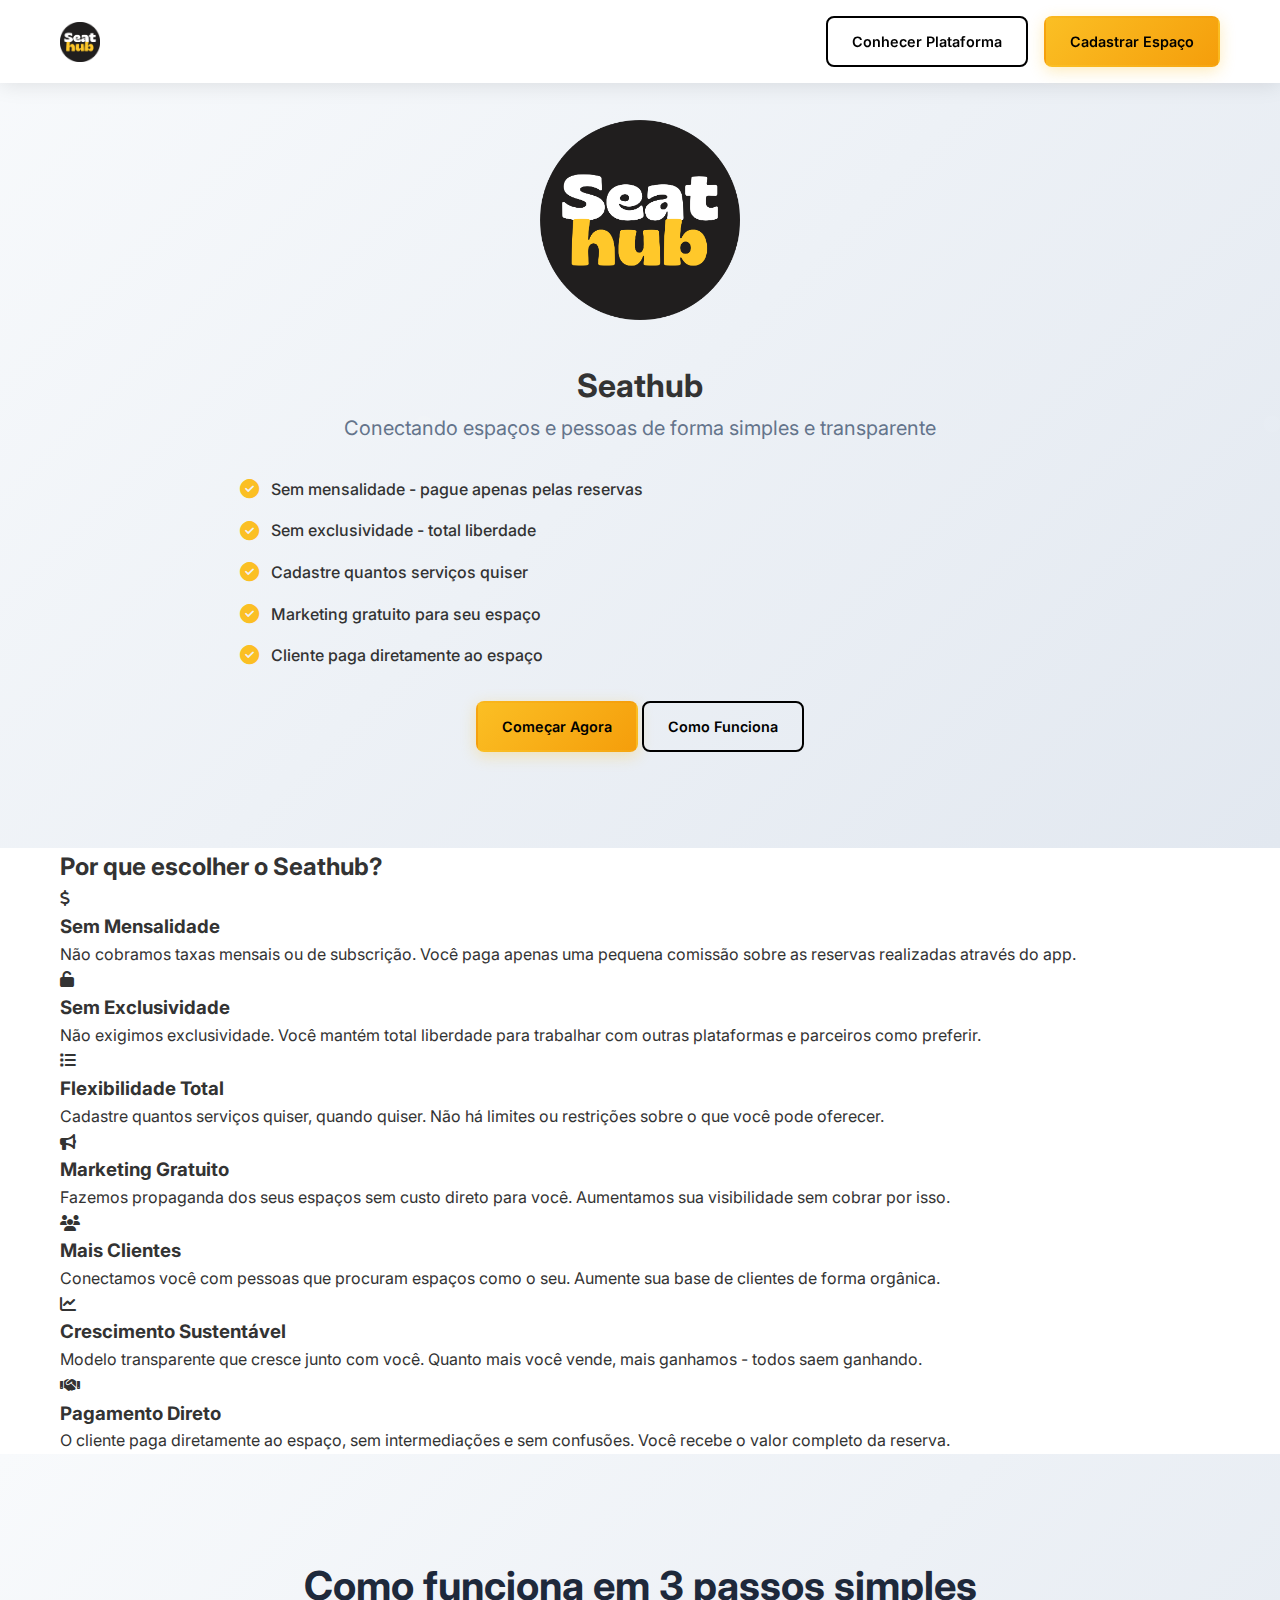
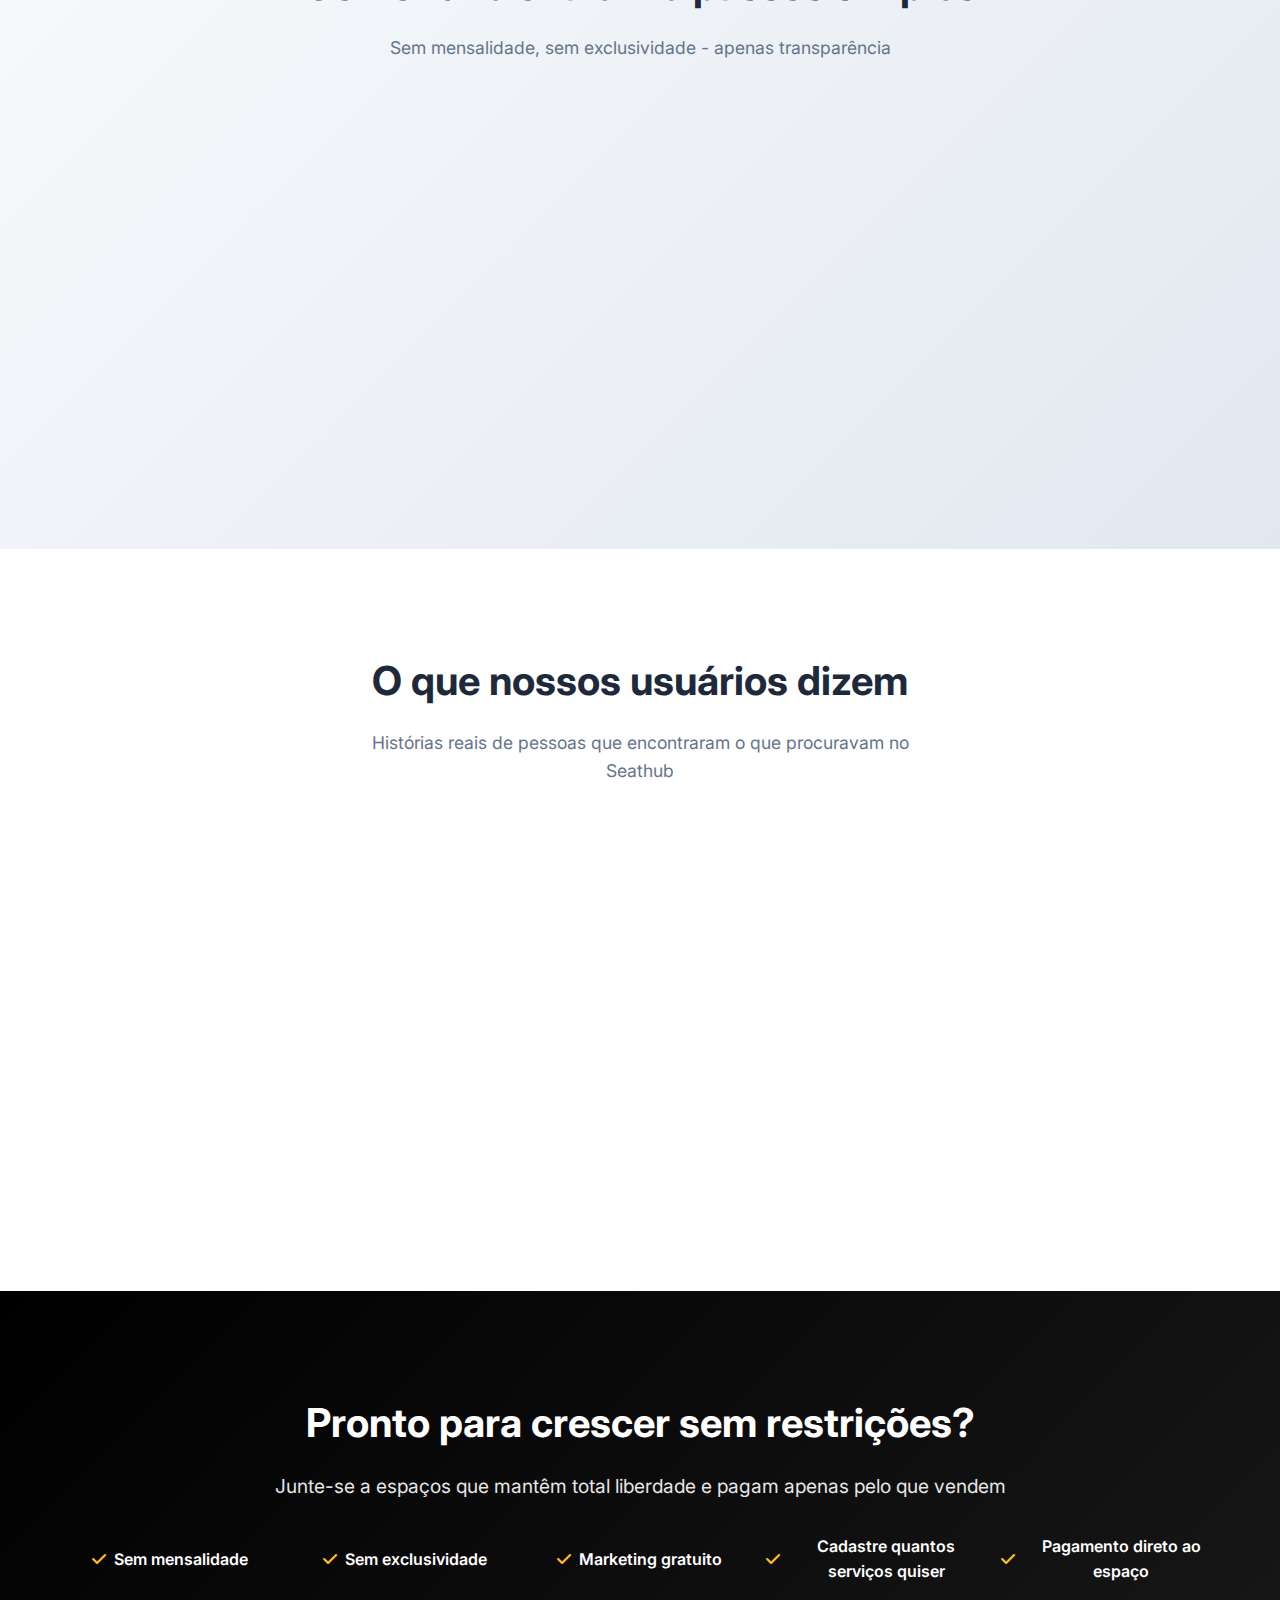
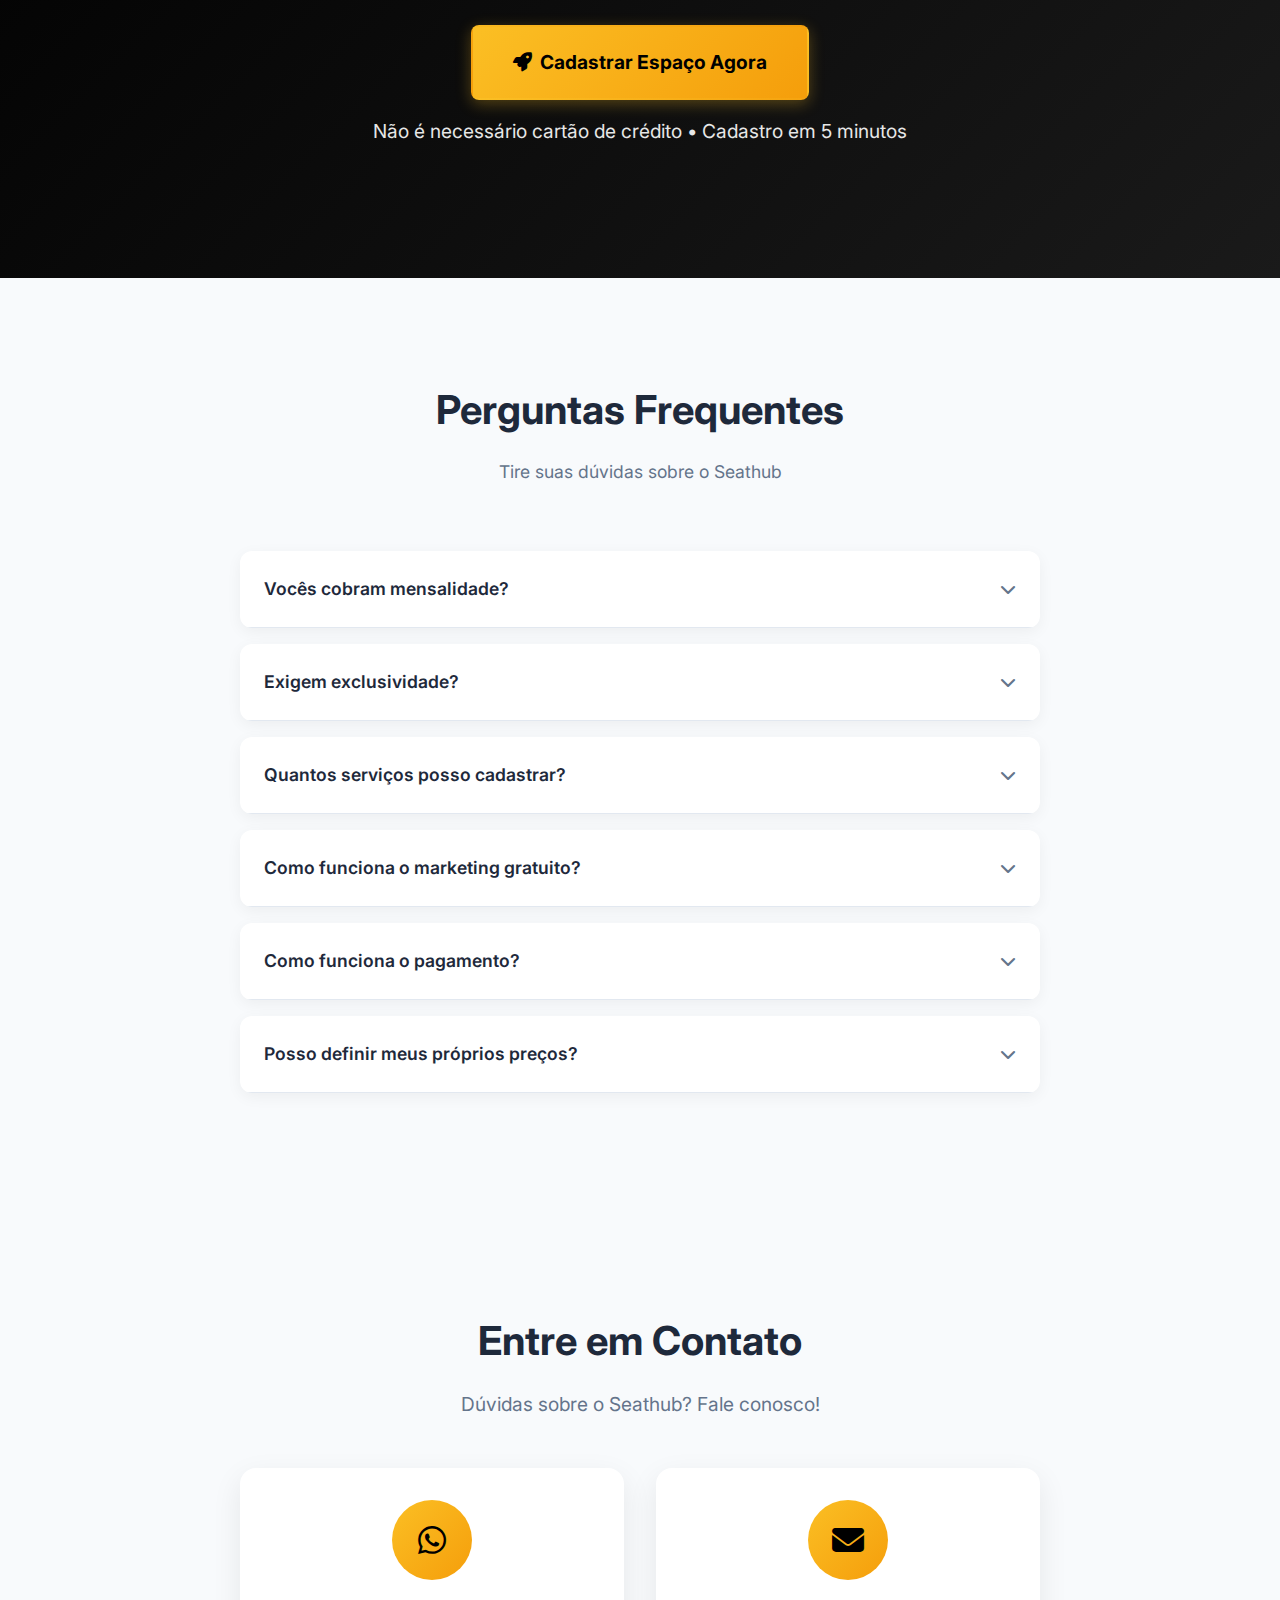
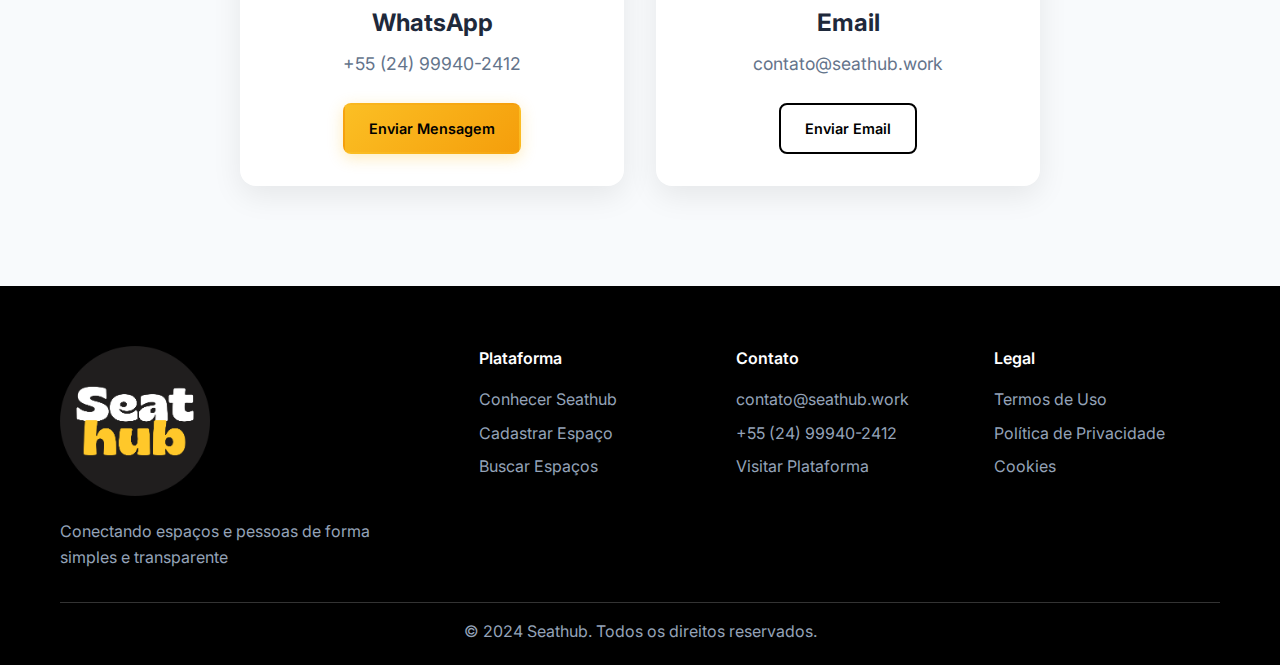
<file: seat-hub/index.html>
<!DOCTYPE html>
<html lang="pt-BR">
<head>
    <meta charset="UTF-8">
    <meta name="viewport" content="width=device-width, initial-scale=1.0">
    <title>Seathub - Conectando Espaços e Pessoas</title>
    <meta name="description" content="Cadastre seu espaço de coworking no Seathub e conecte-se com milhares de profissionais. Aumente sua receita e otimize sua ocupação.">
    
    <!-- Google Tag Manager -->
    <script>(function(w,d,s,l,i){w[l]=w[l]||[];w[l].push({'gtm.start':
    new Date().getTime(),event:'gtm.js'});var f=d.getElementsByTagName(s)[0],
    j=d.createElement(s),dl=l!='dataLayer'?'&l='+l:'';j.async=true;j.src=
    'https://www.googletagmanager.com/gtm.js?id='+i+dl;f.parentNode.insertBefore(j,f);
    })(window,document,'script','dataLayer','GTM-TKB92DGG');</script>
    <!-- End Google Tag Manager -->

    <meta name="keywords" content="coworking, espaços de trabalho, seathub, cadastro coworking, aluguel de salas">
    
    <!-- Open Graph / Facebook -->
    <meta property="og:type" content="website">
    <meta property="og:url" content="https://seathub.work/">
    <meta property="og:title" content="Seathub - Transforme seu Espaço em Oportunidade">
    <meta property="og:description" content="Cadastre seu espaço de coworking e conecte-se com milhares de profissionais.">
    <meta property="og:image" content="https://seathub.work/images/seathub-hero.jpg">

    <!-- Twitter -->
    <meta property="twitter:card" content="summary_large_image">
    <meta property="twitter:url" content="https://seathub.work/">
    <meta property="twitter:title" content="Seathub - Transforme seu Espaço em Oportunidade">
    <meta property="twitter:description" content="Cadastre seu espaço de coworking e conecte-se com milhares de profissionais.">
    <meta property="twitter:image" content="https://seathub.work/images/seathub-hero.jpg">

    <!-- Favicon -->
    <link rel="icon" type="image/x-icon" href="../favicon.ico">
    
    <!-- Fonts -->
    <link rel="preconnect" href="https://fonts.googleapis.com">
    <link rel="preconnect" href="https://fonts.gstatic.com" crossorigin>
    <link href="https://fonts.googleapis.com/css2?family=Inter:wght@300;400;500;600;700;800;900&display=swap" rel="stylesheet">
    
    <!-- Font Awesome -->
    <link rel="stylesheet" href="https://cdnjs.cloudflare.com/ajax/libs/font-awesome/6.4.0/css/all.min.css">
    
    <!-- CSS -->
    <link rel="stylesheet" href="style.css">
</head>
<body>
    <!-- Google Tag Manager (noscript) -->
    <noscript><iframe src="https://www.googletagmanager.com/ns.html?id=GTM-TKB92DGG"
    height="0" width="0" style="display:none;visibility:hidden"></iframe></noscript>
    <!-- End Google Tag Manager (noscript) -->
    <!-- Header -->
    <header class="header">
        <nav class="navbar">
            <div class="container">
                <div class="navbar-brand">
                    <a href="https://seathub.work" class="logo">
                        <img src="../images/products/seathub-logo.png" alt="Seathub Logo" class="navbar-logo">
                    </a>
                </div>
                <div class="navbar-actions">
                    <a href="https://seathub.work" class="btn btn-secondary">Conhecer Plataforma</a>
                    <a href="https://seathub.work/contract" class="btn btn-primary">Cadastrar Espaço</a>
                </div>
            </div>
        </nav>
    </header>

    <!-- Hero Section -->
    <section class="hero">
        <div class="container">
            <div class="hero-content">
                <div class="hero-logo">
                    <img src="../images/products/seathub-logo.png" alt="Seathub Logo">
                </div>
                <h1>Seathub</h1>
                <p class="hero-subtitle">Conectando espaços e pessoas de forma simples e transparente</p>
                <div class="hero-highlights">
                    <div class="highlight-item">
                        <i class="fas fa-check-circle"></i>
                        <span>Sem mensalidade - pague apenas pelas reservas</span>
                    </div>
                    <div class="highlight-item">
                        <i class="fas fa-check-circle"></i>
                        <span>Sem exclusividade - total liberdade</span>
                    </div>
                    <div class="highlight-item">
                        <i class="fas fa-check-circle"></i>
                        <span>Cadastre quantos serviços quiser</span>
                    </div>
                    <div class="highlight-item">
                        <i class="fas fa-check-circle"></i>
                        <span>Marketing gratuito para seu espaço</span>
                    </div>
                    <div class="highlight-item">
                        <i class="fas fa-check-circle"></i>
                        <span>Cliente paga diretamente ao espaço</span>
                    </div>
                </div>
                <div class="cta-buttons">
                    <a href="#contact" class="btn btn-primary">Começar Agora</a>
                    <a href="#how-it-works" class="btn btn-secondary">Como Funciona</a>
                </div>
            </div>
        </div>
    </section>

    <!-- Benefits Section -->
    <section class="benefits" id="benefits">
        <div class="container">
            <h2>Por que escolher o Seathub?</h2>
            <div class="benefits-grid">
                <div class="benefit-card">
                    <div class="benefit-header">
                        <div class="benefit-icon">
                            <i class="fas fa-dollar-sign"></i>
                        </div>
                        <h3>Sem Mensalidade</h3>
                    </div>
                    <p>Não cobramos taxas mensais ou de subscrição. Você paga apenas uma pequena comissão sobre as reservas realizadas através do app.</p>
                </div>
                <div class="benefit-card">
                    <div class="benefit-header">
                        <div class="benefit-icon">
                            <i class="fas fa-unlock"></i>
                        </div>
                        <h3>Sem Exclusividade</h3>
                    </div>
                    <p>Não exigimos exclusividade. Você mantém total liberdade para trabalhar com outras plataformas e parceiros como preferir.</p>
                </div>
                <div class="benefit-card">
                    <div class="benefit-header">
                        <div class="benefit-icon">
                            <i class="fas fa-list"></i>
                        </div>
                        <h3>Flexibilidade Total</h3>
                    </div>
                    <p>Cadastre quantos serviços quiser, quando quiser. Não há limites ou restrições sobre o que você pode oferecer.</p>
                </div>
                <div class="benefit-card">
                    <div class="benefit-header">
                        <div class="benefit-icon">
                            <i class="fas fa-bullhorn"></i>
                        </div>
                        <h3>Marketing Gratuito</h3>
                    </div>
                    <p>Fazemos propaganda dos seus espaços sem custo direto para você. Aumentamos sua visibilidade sem cobrar por isso.</p>
                </div>
                <div class="benefit-card">
                    <div class="benefit-header">
                        <div class="benefit-icon">
                            <i class="fas fa-users"></i>
                        </div>
                        <h3>Mais Clientes</h3>
                    </div>
                    <p>Conectamos você com pessoas que procuram espaços como o seu. Aumente sua base de clientes de forma orgânica.</p>
                </div>
                <div class="benefit-card">
                    <div class="benefit-header">
                        <div class="benefit-icon">
                            <i class="fas fa-chart-line"></i>
                        </div>
                        <h3>Crescimento Sustentável</h3>
                    </div>
                    <p>Modelo transparente que cresce junto com você. Quanto mais você vende, mais ganhamos - todos saem ganhando.</p>
                </div>
                <div class="benefit-card">
                    <div class="benefit-header">
                        <div class="benefit-icon">
                            <i class="fas fa-handshake"></i>
                        </div>
                        <h3>Pagamento Direto</h3>
                    </div>
                    <p>O cliente paga diretamente ao espaço, sem intermediações e sem confusões. Você recebe o valor completo da reserva.</p>
                </div>
            </div>
        </div>
    </section>

    <!-- Como Funciona Section -->
    <section class="como-funciona">
        <div class="container">
            <div class="section-header">
                <h2 class="section-title">Como funciona em 3 passos simples</h2>
                <p class="section-subtitle">Sem mensalidade, sem exclusividade - apenas transparência</p>
            </div>
            
            <div class="passos-grid">
                <div class="passo-card">
                    <div class="passo-number">1</div>
                    <h3>Cadastre Gratuitamente</h3>
                    <p>Registre-se sem custo e adicione quantos serviços quiser. Não há taxas mensais ou de subscrição.</p>
                    <div class="passo-tempo">
                        <i class="fas fa-clock"></i>
                        <span>5 minutos</span>
                    </div>
                </div>
                
                <div class="passo-card">
                    <div class="passo-number">2</div>
                    <h3>Mantenha Liberdade Total</h3>
                    <p>Não exigimos exclusividade. Trabalhe com outras plataformas e parceiros como preferir.</p>
                    <div class="passo-tempo">
                        <i class="fas fa-clock"></i>
                        <span>Sem restrições</span>
                    </div>
                </div>
                
                <div class="passo-card">
                    <div class="passo-number">3</div>
                    <h3>Receba Pagamentos Diretos</h3>
                    <p>O cliente paga diretamente ao seu espaço, sem intermediações. Você recebe o valor completo da reserva.</p>
                    <div class="passo-tempo">
                        <i class="fas fa-clock"></i>
                        <span>Imediato</span>
                    </div>
                </div>
            </div>
        </div>
    </section>

    <!-- Depoimentos Section -->
    <section class="depoimentos">
        <div class="container">
            <div class="section-header">
                <h2 class="section-title">O que nossos usuários dizem</h2>
                <p class="section-subtitle">Histórias reais de pessoas que encontraram o que procuravam no Seathub</p>
            </div>
            
            <div class="depoimentos-grid">
                <div class="depoimento-card">
                    <div class="depoimento-content">
                        <p>"A facilidade de encontrar espaços de coworking é incrível! Consegui alugar uma sala para minha reunião em poucos minutos. O processo foi muito simples e transparente."</p>
                    </div>
                    <div class="depoimento-author">
                        <img src="images/betina.JPG" alt="Betina Vasconcelos">
                        <div>
                            <h4>Betina Vasconcelos</h4>
                            <span>Usuário Seathub</span>
                        </div>
                    </div>
                </div>
                
                <div class="depoimento-card">
                    <div class="depoimento-content">
                        <p>"Aluguei uma sala através do Seathub e foi uma experiência excelente! O pagamento foi direto ao espaço, sem complicações. Recomendo para todos que precisam de espaços de trabalho."</p>
                    </div>
                    <div class="depoimento-author">
                        <img src="images/danielbrum.jpg" alt="Daniel Brum">
                        <div>
                            <h4>Daniel Brum</h4>
                            <span>Usuário Seathub</span>
                        </div>
                    </div>
                </div>
                
                <div class="depoimento-card">
                    <div class="depoimento-content">
                        <p>"Encontrei um espaço de coworking perfeito para suportar minha empresa através do aplicativo. A variedade de opções e a facilidade de reserva me impressionaram. Seathub é a solução que eu precisava!"</p>
                    </div>
                    <div class="depoimento-author">
                        <img src="images/daniel.JPG" alt="Daniel Mello">
                        <div>
                            <h4>Daniel Mello</h4>
                            <span>Usuário Seathub</span>
                        </div>
                    </div>
                </div>
            </div>
        </div>
    </section>

    <!-- CTA Section -->
    <section id="cadastro" class="cta">
        <div class="container">
            <div class="cta-content">
                <h2>Pronto para crescer sem restrições?</h2>
                <p>Junte-se a espaços que mantêm total liberdade e pagam apenas pelo que vendem</p>
                
                <div class="cta-beneficios">
                    <div class="cta-beneficio">
                        <i class="fas fa-check"></i>
                        <span>Sem mensalidade</span>
                    </div>
                    <div class="cta-beneficio">
                        <i class="fas fa-check"></i>
                        <span>Sem exclusividade</span>
                    </div>
                    <div class="cta-beneficio">
                        <i class="fas fa-check"></i>
                        <span>Marketing gratuito</span>
                    </div>
                    <div class="cta-beneficio">
                        <i class="fas fa-check"></i>
                        <span>Cadastre quantos serviços quiser</span>
                    </div>
                    <div class="cta-beneficio">
                        <i class="fas fa-check"></i>
                        <span>Pagamento direto ao espaço</span>
                    </div>
                </div>
                
                <div class="cta-buttons">
                    <a href="https://seathub.work/contract" class="btn btn-primary btn-extra-large">
                        <i class="fas fa-rocket"></i>
                        Cadastrar Espaço Agora
                    </a>
                    <p class="cta-note">Não é necessário cartão de crédito • Cadastro em 5 minutos</p>
                </div>
            </div>
        </div>
    </section>

    <!-- FAQ Section -->
    <section class="faq">
        <div class="container">
            <div class="section-header">
                <h2 class="section-title">Perguntas Frequentes</h2>
                <p class="section-subtitle">Tire suas dúvidas sobre o Seathub</p>
            </div>
            
            <div class="faq-grid">
                <div class="faq-item">
                    <div class="faq-question">
                        <h3>Vocês cobram mensalidade?</h3>
                        <i class="fas fa-chevron-down"></i>
                    </div>
                    <div class="faq-answer">
                        <p>Não! Não cobramos nenhuma taxa mensal ou de subscrição. Você paga apenas uma pequena comissão sobre as reservas realizadas através do app. Sem surpresas, sem taxas ocultas.</p>
                    </div>
                </div>
                
                <div class="faq-item">
                    <div class="faq-question">
                        <h3>Exigem exclusividade?</h3>
                        <i class="fas fa-chevron-down"></i>
                    </div>
                    <div class="faq-answer">
                        <p>Não! Não exigimos exclusividade de nenhuma forma. Você mantém total liberdade para trabalhar com outras plataformas e parceiros como preferir. Estamos aqui para ajudar, não para "travar" seu negócio.</p>
                    </div>
                </div>
                
                <div class="faq-item">
                    <div class="faq-question">
                        <h3>Quantos serviços posso cadastrar?</h3>
                        <i class="fas fa-chevron-down"></i>
                    </div>
                    <div class="faq-answer">
                        <p>Quantos quiser! Não há limites. Cadastre todos os seus serviços, espaços e opções. Quanto mais variedade você oferecer, mais chances de atrair diferentes tipos de clientes.</p>
                    </div>
                </div>
                
                <div class="faq-item">
                    <div class="faq-question">
                        <h3>Como funciona o marketing gratuito?</h3>
                        <i class="fas fa-chevron-down"></i>
                    </div>
                    <div class="faq-answer">
                        <p>Fazemos propaganda dos seus espaços sem custo direto para você. Investimos em marketing digital, redes sociais e parcerias para aumentar a visibilidade dos espaços cadastrados. Você só paga pelas reservas realizadas.</p>
                    </div>
                </div>
                
                <div class="faq-item">
                    <div class="faq-question">
                        <h3>Como funciona o pagamento?</h3>
                        <i class="fas fa-chevron-down"></i>
                    </div>
                    <div class="faq-answer">
                        <p>O cliente paga diretamente ao seu espaço, sem intermediações. Você recebe o valor completo da reserva e depois nos paga uma pequena comissão. Sem confusões, sem surpresas.</p>
                    </div>
                </div>
                

                
                <div class="faq-item">
                    <div class="faq-question">
                        <h3>Posso definir meus próprios preços?</h3>
                        <i class="fas fa-chevron-down"></i>
                    </div>
                    <div class="faq-answer">
                        <p>Absolutamente! Você tem controle total sobre seus preços. Defina valores por hora, dia, semana ou mês conforme sua estratégia de negócio.</p>
                    </div>
                </div>
            </div>
        </div>
    </section>

    <!-- Contact Section -->
    <section class="contact" id="contact">
        <div class="container">
            <div class="contact-content">
                <h2>Entre em Contato</h2>
                <p>Dúvidas sobre o Seathub? Fale conosco!</p>
                
                <div class="contact-methods">
                    <div class="contact-method">
                        <div class="contact-icon">
                            <i class="fab fa-whatsapp"></i>
                        </div>
                        <div class="contact-info">
                            <h3>WhatsApp</h3>
                            <p>+55 (24) 99940-2412</p>
                            <a href="https://wa.me/5524999402412" class="btn btn-primary">Enviar Mensagem</a>
                        </div>
                    </div>
                    
                    <div class="contact-method">
                        <div class="contact-icon">
                            <i class="fas fa-envelope"></i>
                        </div>
                        <div class="contact-info">
                            <h3>Email</h3>
                            <p>contato@seathub.work</p>
                            <a href="mailto:contato@seathub.work" class="btn btn-secondary">Enviar Email</a>
                        </div>
                    </div>
                </div>
            </div>
        </div>
    </section>

    <!-- Footer -->
    <footer class="footer">
        <div class="container">
            <div class="footer-content">
                <div class="footer-brand">
                    <div class="logo">
                        <img src="../images/products/seathub-logo.png" alt="Seathub Logo" class="footer-logo">
                    </div>
                    <p>Conectando espaços e pessoas de forma simples e transparente</p>
                </div>
                
                <div class="footer-links">
                    <div class="footer-section">
                        <h4>Plataforma</h4>
                        <ul>
                            <li><a href="https://seathub.work">Conhecer Seathub</a></li>
                            <li><a href="https://seathub.work/cadastro">Cadastrar Espaço</a></li>
                            <li><a href="https://seathub.work/buscar">Buscar Espaços</a></li>
                        </ul>
                    </div>
                    
                    <div class="footer-section">
                        <h4>Contato</h4>
                        <ul>
                            <li><a href="mailto:contato@seathub.work">contato@seathub.work</a></li>
                            <li><a href="https://wa.me/5524999402412">+55 (24) 99940-2412</a></li>
                            <li><a href="https://seathub.work">Visitar Plataforma</a></li>
                        </ul>
                    </div>
                    
                    <div class="footer-section">
                        <h4>Legal</h4>
                        <ul>
                            <li><a href="https://seathub.work/termos">Termos de Uso</a></li>
                            <li><a href="https://seathub.work/privacidade">Política de Privacidade</a></li>
                            <li><a href="https://seathub.work/cookies">Cookies</a></li>
                        </ul>
                    </div>
                </div>
            </div>
            
            <div class="footer-bottom">
                <p>&copy; 2024 Seathub. Todos os direitos reservados.</p>
            </div>
        </div>
    </footer>

    <!-- JavaScript -->
    <script src="script.js"></script>
    <script 
     async 
     src="https://app.gptmaker.ai/widget/3EBCD3A0EBA5E37F472B5236EF1A98B0/float.js">
    </script>
</body>
</html>
</file>
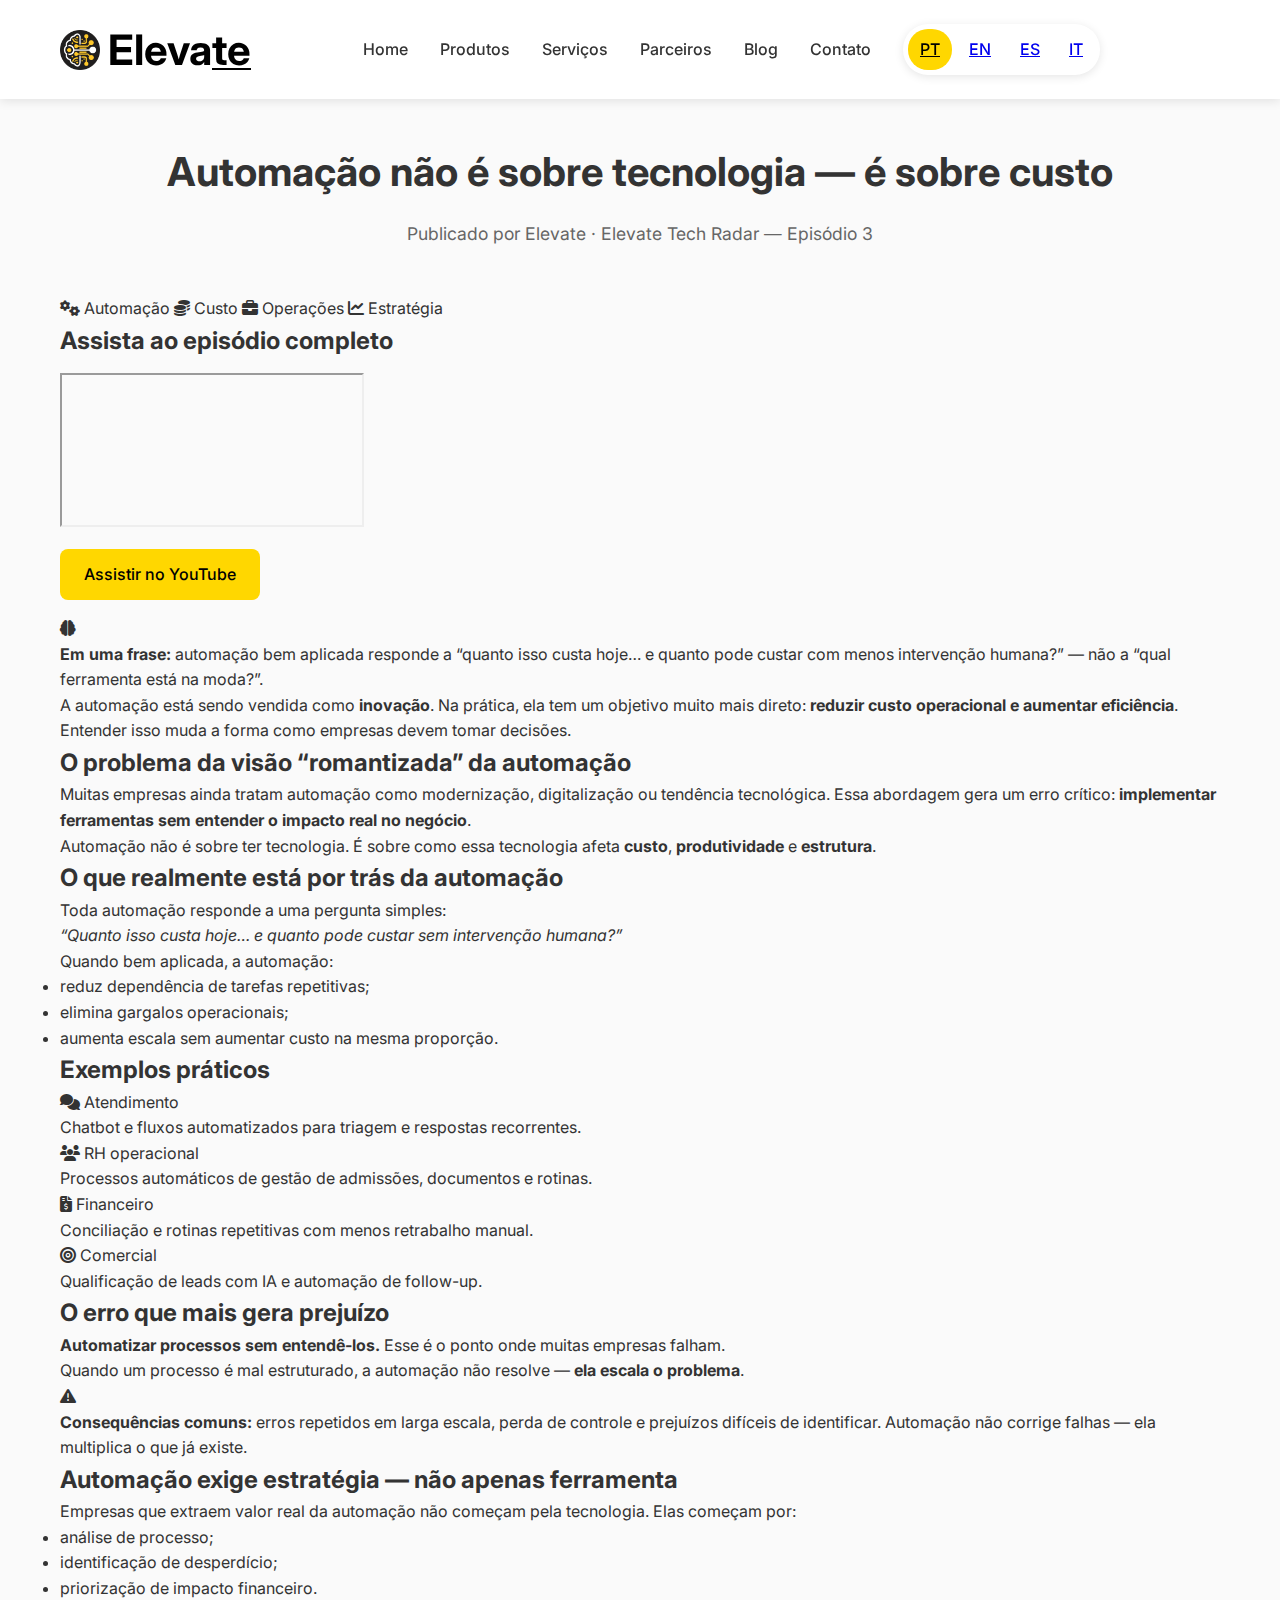
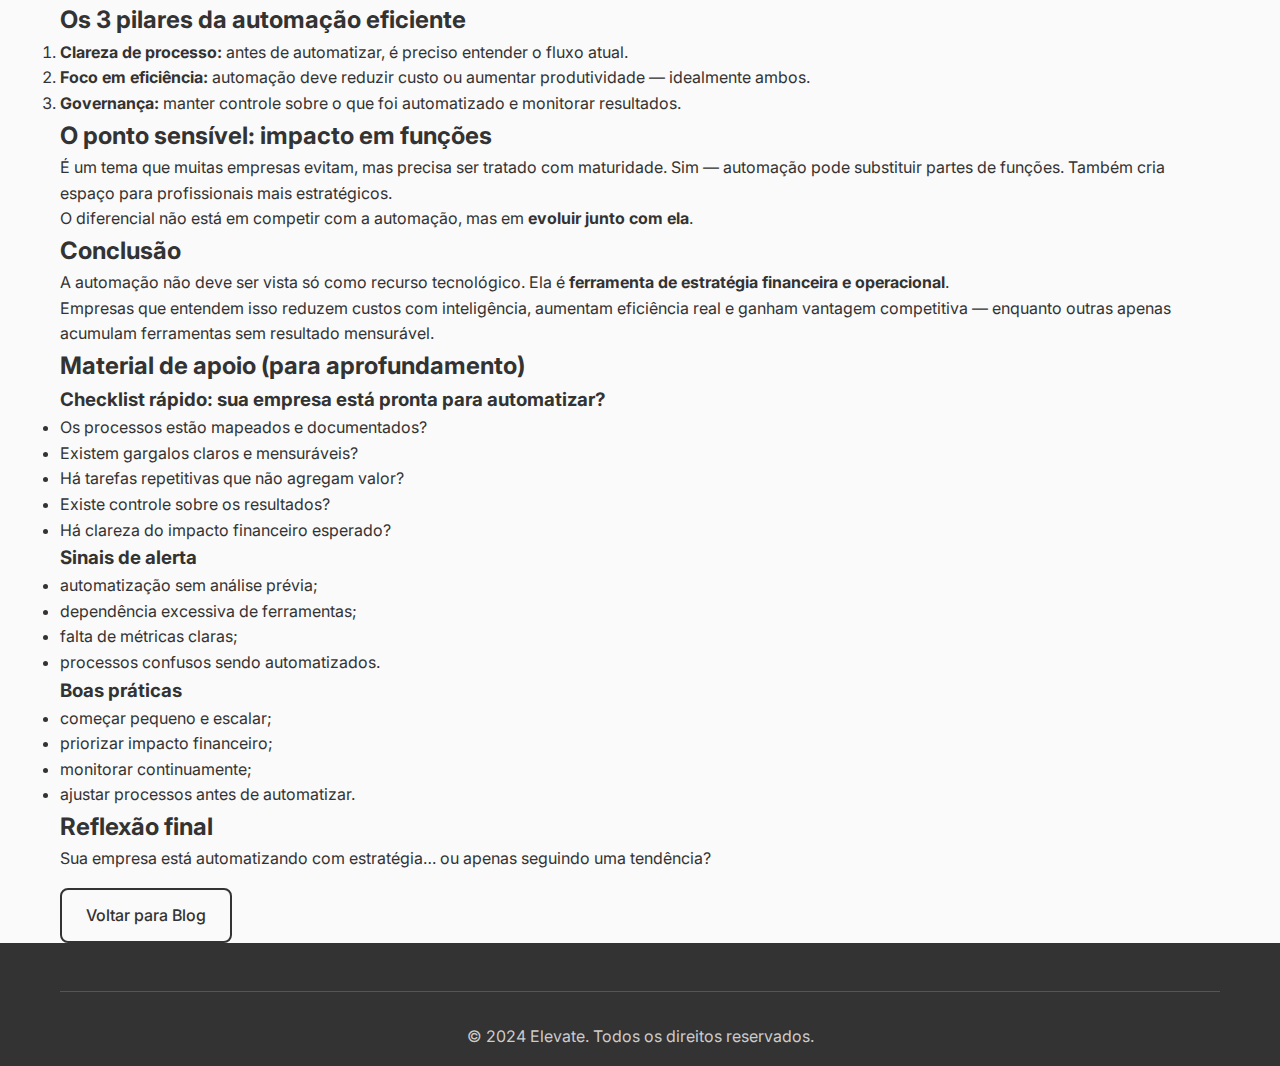
<file: blog-automacao-custo-estrategia.html>
<!DOCTYPE html>
<html lang="pt-BR">
<head>
    <meta charset="UTF-8">
    <meta name="viewport" content="width=device-width, initial-scale=1.0">
    <title>Automação não é sobre tecnologia — é sobre custo | Elevate Blog</title>
    <meta name="description" content="Entenda por que automação é decisão de custo e eficiência, não moda tecnológica: processos, governança e os 3 pilares para extrair valor real.">

    <!-- Google Tag Manager -->
    <script>(function(w,d,s,l,i){w[l]=w[l]||[];w[l].push({'gtm.start':
    new Date().getTime(),event:'gtm.js'});var f=d.getElementsByTagName(s)[0],
    j=d.createElement(s),dl=l!='dataLayer'?'&l='+l:'';j.async=true;j.src=
    'https://www.googletagmanager.com/gtm.js?id='+i+dl;f.parentNode.insertBefore(j,f);
    })(window,document,'script','dataLayer','GTM-TKB92DGG');</script>
    <!-- End Google Tag Manager -->

    <meta name="keywords" content="automação, custo operacional, eficiência, processos, governança, estratégia, Elevate Tech Radar">
    <meta name="robots" content="index, follow">
    <link rel="canonical" href="https://elevatebr.org/blog-automacao-custo-estrategia.html">

    <meta property="og:type" content="article">
    <meta property="og:url" content="https://elevatebr.org/blog-automacao-custo-estrategia.html">
    <meta property="og:title" content="Automação não é sobre tecnologia — é sobre custo">
    <meta property="og:description" content="Reduzir custo e aumentar eficiência: por que automação exige clareza de processo, foco financeiro e governança — não só ferramentas.">
    <meta property="og:site_name" content="Elevate">
    <meta property="og:locale" content="pt_BR">
    <meta property="og:video" content="https://www.youtube.com/watch?v=_I_iEj8YYuM">

    <meta name="twitter:card" content="summary_large_image">
    <meta name="twitter:title" content="Automação não é sobre tecnologia — é sobre custo">
    <meta name="twitter:description" content="Automação como estratégia financeira e operacional: o que fazer antes de escalar ferramentas.">

    <link rel="icon" type="image/svg+xml" href="favicon.ico">
    <link rel="stylesheet" href="css/style.css">
    <link rel="stylesheet" href="css/components.css">
    <link rel="preconnect" href="https://fonts.googleapis.com">
    <link rel="preconnect" href="https://fonts.gstatic.com" crossorigin>
    <link href="https://fonts.googleapis.com/css2?family=Inter:wght@300;400;500;600;700&display=swap" rel="stylesheet">
    <link rel="stylesheet" href="https://cdnjs.cloudflare.com/ajax/libs/font-awesome/6.4.0/css/all.min.css">

    <script type="application/ld+json">
    {
      "@context": "https://schema.org",
      "@type": "Article",
      "headline": "Automação não é sobre tecnologia — é sobre custo",
      "description": "Por que automação é decisão de custo operacional e eficiência, e como evitar escalar processos mal desenhados.",
      "author": {
        "@type": "Organization",
        "name": "Elevate"
      },
      "publisher": {
        "@type": "Organization",
        "name": "Elevate",
        "url": "https://elevatebr.org/"
      },
      "mainEntityOfPage": "https://elevatebr.org/blog-automacao-custo-estrategia.html",
      "datePublished": "2026-04-02",
      "dateModified": "2026-04-02",
      "inLanguage": "pt-BR",
      "keywords": ["automação", "custo operacional", "eficiência", "processos", "governança"],
      "video": {
        "@type": "VideoObject",
        "name": "Elevate Tech Radar - Episódio 3",
        "embedUrl": "https://www.youtube.com/embed/_I_iEj8YYuM",
        "contentUrl": "https://www.youtube.com/watch?v=_I_iEj8YYuM"
      }
    }
    </script>
</head>
<body class="page-pt">
    <!-- Google Tag Manager (noscript) -->
    <noscript><iframe src="https://www.googletagmanager.com/ns.html?id=GTM-TKB92DGG"
    height="0" width="0" style="display:none;visibility:hidden"></iframe></noscript>
    <!-- End Google Tag Manager (noscript) -->
    <header class="header">
        <nav class="navbar">
            <div class="container">
                <div class="navbar-brand">
                    <a href="index.html#home" class="logo">
                        <img src="images/elevate-logo.png" alt="Elevate" class="logo-image">
                        <span class="logo-text">Eleva<span class="logo-underline">te</span></span>
                    </a>
                </div>
                <ul class="navbar-nav">
                    <li class="nav-item"><a href="index.html#home" class="nav-link">Home</a></li>
                    <li class="nav-item"><a href="index.html#produtos" class="nav-link">Produtos</a></li>
                    <li class="nav-item"><a href="index.html#servicos" class="nav-link">Serviços</a></li>
                    <li class="nav-item"><a href="index.html#parceiros" class="nav-link">Parceiros</a></li>
                    <li class="nav-item"><a href="index.html#blog" class="nav-link active">Blog</a></li>
                    <li class="nav-item"><a href="index.html#contato" class="nav-link">Contato</a></li>
                </ul>
                <button class="lang-toggle" type="button" aria-label="Abrir idiomas" aria-expanded="false">
                    <i class="fas fa-globe"></i>
                </button>
                <button class="navbar-toggle" type="button" aria-label="Abrir menu" aria-expanded="false">
                    <span></span>
                    <span></span>
                    <span></span>
                </button>
                <div class="language-selector">
                    <a class="lang-btn active" href="blog-automacao-custo-estrategia.html">PT</a>
                    <a class="lang-btn" href="index-en.html#blog">EN</a>
                    <a class="lang-btn" href="index-es.html#blog">ES</a>
                    <a class="lang-btn" href="index-it.html#blog">IT</a>
                </div>
            </div>
        </nav>
    </header>

    <main>
        <section class="blog" style="padding-top: 140px;">
            <div class="container">
                <div class="section-header">
                    <h1 class="section-title">Automação não é sobre tecnologia — é sobre custo</h1>
                    <p class="section-subtitle">Publicado por Elevate · Elevate Tech Radar — Episódio 3</p>
                </div>

                <article class="blog-featured blog-article">
                    <div class="blog-content">
                        <div class="article-topics">
                            <span class="article-topic"><i class="fas fa-gears"></i> Automação</span>
                            <span class="article-topic"><i class="fas fa-coins"></i> Custo</span>
                            <span class="article-topic"><i class="fas fa-briefcase"></i> Operações</span>
                            <span class="article-topic"><i class="fas fa-chart-line"></i> Estratégia</span>
                        </div>

                        <h2 class="blog-title">Assista ao episódio completo</h2>
                        <div class="blog-video-wrapper" style="margin-top: 0.8rem;">
                            <iframe
                                src="https://www.youtube.com/embed/_I_iEj8YYuM"
                                title="Elevate Tech Radar - Episódio 3"
                                loading="lazy"
                                allow="accelerometer; autoplay; clipboard-write; encrypted-media; gyroscope; picture-in-picture; web-share"
                                referrerpolicy="strict-origin-when-cross-origin"
                                allowfullscreen>
                            </iframe>
                        </div>
                        <div class="hero-buttons" style="margin-top: 0.9rem; margin-bottom: 1rem;">
                            <a class="btn btn-primary" href="https://youtu.be/_I_iEj8YYuM" target="_blank" rel="noopener noreferrer">Assistir no YouTube</a>
                        </div>

                        <div class="article-alert">
                            <i class="fas fa-brain"></i>
                            <p><strong>Em uma frase:</strong> automação bem aplicada responde a “quanto isso custa hoje… e quanto pode custar com menos intervenção humana?” — não a “qual ferramenta está na moda?”.</p>
                        </div>

                        <p>A automação está sendo vendida como <strong>inovação</strong>. Na prática, ela tem um objetivo muito mais direto: <strong>reduzir custo operacional e aumentar eficiência</strong>. Entender isso muda a forma como empresas devem tomar decisões.</p>

                        <h2 class="blog-title">O problema da visão “romantizada” da automação</h2>
                        <p>Muitas empresas ainda tratam automação como modernização, digitalização ou tendência tecnológica. Essa abordagem gera um erro crítico: <strong>implementar ferramentas sem entender o impacto real no negócio</strong>.</p>
                        <p>Automação não é sobre ter tecnologia. É sobre como essa tecnologia afeta <strong>custo</strong>, <strong>produtividade</strong> e <strong>estrutura</strong>.</p>

                        <h2 class="blog-title">O que realmente está por trás da automação</h2>
                        <p>Toda automação responde a uma pergunta simples:</p>
                        <p><em>“Quanto isso custa hoje… e quanto pode custar sem intervenção humana?”</em></p>
                        <p>Quando bem aplicada, a automação:</p>
                        <ul>
                            <li>reduz dependência de tarefas repetitivas;</li>
                            <li>elimina gargalos operacionais;</li>
                            <li>aumenta escala sem aumentar custo na mesma proporção.</li>
                        </ul>

                        <h2 class="blog-title">Exemplos práticos</h2>
                        <div class="article-risk-grid">
                            <div class="article-risk-card">
                                <div class="article-risk-title"><i class="fas fa-comments"></i> Atendimento</div>
                                <p>Chatbot e fluxos automatizados para triagem e respostas recorrentes.</p>
                            </div>
                            <div class="article-risk-card">
                                <div class="article-risk-title"><i class="fas fa-users"></i> RH operacional</div>
                                <p>Processos automáticos de gestão de admissões, documentos e rotinas.</p>
                            </div>
                            <div class="article-risk-card">
                                <div class="article-risk-title"><i class="fas fa-file-invoice-dollar"></i> Financeiro</div>
                                <p>Conciliação e rotinas repetitivas com menos retrabalho manual.</p>
                            </div>
                            <div class="article-risk-card">
                                <div class="article-risk-title"><i class="fas fa-bullseye"></i> Comercial</div>
                                <p>Qualificação de leads com IA e automação de follow-up.</p>
                            </div>
                        </div>

                        <h2 class="blog-title">O erro que mais gera prejuízo</h2>
                        <p><strong>Automatizar processos sem entendê-los.</strong> Esse é o ponto onde muitas empresas falham.</p>
                        <p>Quando um processo é mal estruturado, a automação não resolve — <strong>ela escala o problema</strong>.</p>

                        <div class="article-alert">
                            <i class="fas fa-triangle-exclamation"></i>
                            <p><strong>Consequências comuns:</strong> erros repetidos em larga escala, perda de controle e prejuízos difíceis de identificar. Automação não corrige falhas — ela multiplica o que já existe.</p>
                        </div>

                        <h2 class="blog-title">Automação exige estratégia — não apenas ferramenta</h2>
                        <p>Empresas que extraem valor real da automação não começam pela tecnologia. Elas começam por:</p>
                        <ul>
                            <li>análise de processo;</li>
                            <li>identificação de desperdício;</li>
                            <li>priorização de impacto financeiro.</li>
                        </ul>

                        <h2 class="blog-title">Os 3 pilares da automação eficiente</h2>
                        <ol>
                            <li><strong>Clareza de processo:</strong> antes de automatizar, é preciso entender o fluxo atual.</li>
                            <li><strong>Foco em eficiência:</strong> automação deve reduzir custo ou aumentar produtividade — idealmente ambos.</li>
                            <li><strong>Governança:</strong> manter controle sobre o que foi automatizado e monitorar resultados.</li>
                        </ol>

                        <h2 class="blog-title">O ponto sensível: impacto em funções</h2>
                        <p>É um tema que muitas empresas evitam, mas precisa ser tratado com maturidade. Sim — automação pode substituir partes de funções. Também cria espaço para profissionais mais estratégicos.</p>
                        <p>O diferencial não está em competir com a automação, mas em <strong>evoluir junto com ela</strong>.</p>

                        <div class="article-conclusion">
                            <h2 class="blog-title">Conclusão</h2>
                            <p>A automação não deve ser vista só como recurso tecnológico. Ela é <strong>ferramenta de estratégia financeira e operacional</strong>.</p>
                            <p>Empresas que entendem isso reduzem custos com inteligência, aumentam eficiência real e ganham vantagem competitiva — enquanto outras apenas acumulam ferramentas sem resultado mensurável.</p>
                        </div>

                        <h2 class="blog-title">Material de apoio (para aprofundamento)</h2>

                        <h3>Checklist rápido: sua empresa está pronta para automatizar?</h3>
                        <ul>
                            <li>Os processos estão mapeados e documentados?</li>
                            <li>Existem gargalos claros e mensuráveis?</li>
                            <li>Há tarefas repetitivas que não agregam valor?</li>
                            <li>Existe controle sobre os resultados?</li>
                            <li>Há clareza do impacto financeiro esperado?</li>
                        </ul>

                        <h3>Sinais de alerta</h3>
                        <ul>
                            <li>automatização sem análise prévia;</li>
                            <li>dependência excessiva de ferramentas;</li>
                            <li>falta de métricas claras;</li>
                            <li>processos confusos sendo automatizados.</li>
                        </ul>

                        <h3>Boas práticas</h3>
                        <ul>
                            <li>começar pequeno e escalar;</li>
                            <li>priorizar impacto financeiro;</li>
                            <li>monitorar continuamente;</li>
                            <li>ajustar processos antes de automatizar.</li>
                        </ul>

                        <h2 class="blog-title">Reflexão final</h2>
                        <p>Sua empresa está automatizando com estratégia… ou apenas seguindo uma tendência?</p>

                        <div class="hero-buttons" style="margin-top: 1rem;">
                            <a class="btn btn-outline" href="index.html#blog">Voltar para Blog</a>
                        </div>
                    </div>
                </article>
            </div>
        </section>
    </main>

    <footer class="footer">
        <div class="container">
            <div class="footer-bottom">
                <p>&copy; 2024 Elevate. Todos os direitos reservados.</p>
            </div>
        </div>
    </footer>

    <script src="js/main.js"></script>
</body>
</html>
</file>
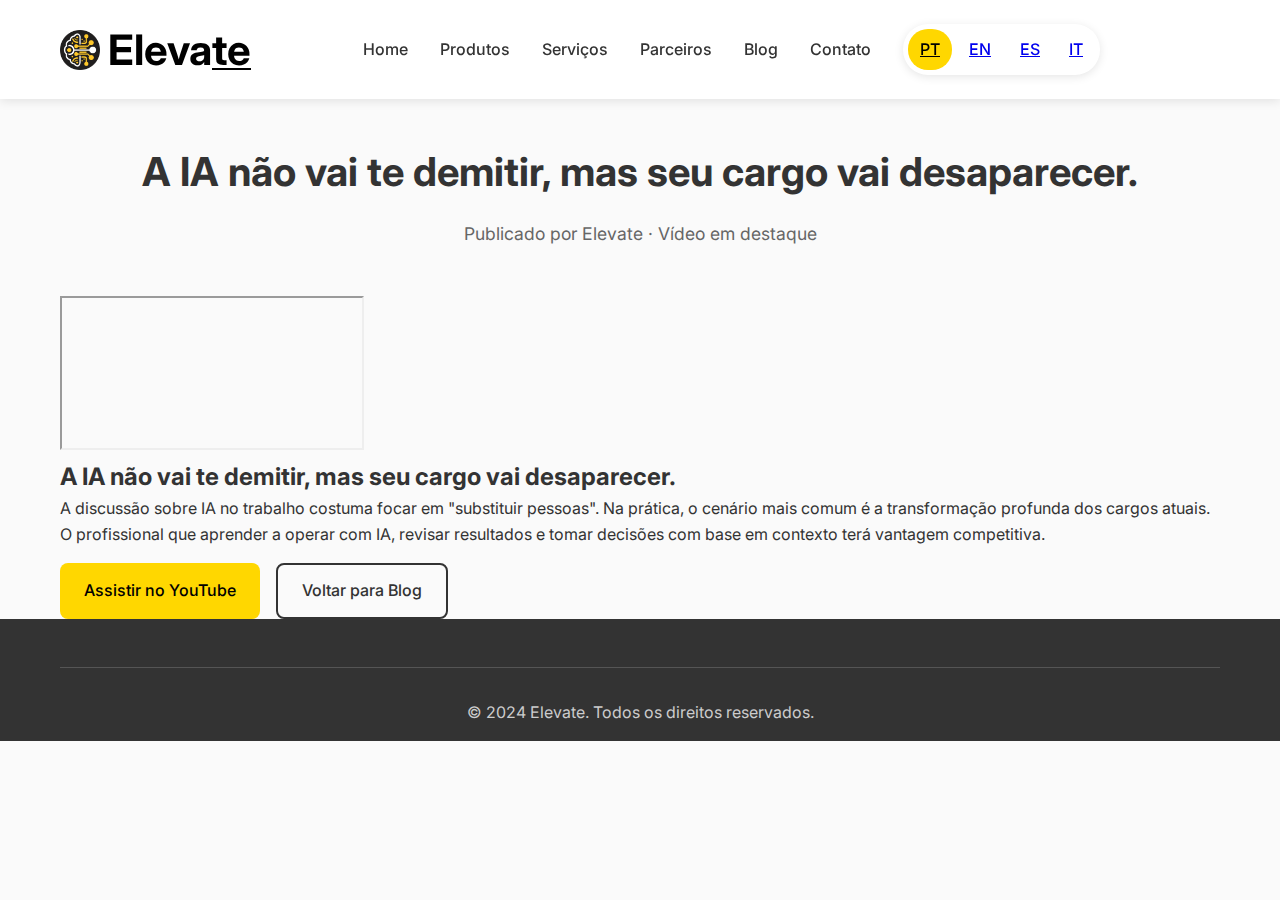
<file: blog-ia-cargo-desaparecer.html>
<!DOCTYPE html>
<html lang="pt-BR">
<head>
    <meta charset="UTF-8">
    <meta name="viewport" content="width=device-width, initial-scale=1.0">
    <title>A IA não vai te demitir, mas seu cargo vai desaparecer. | Elevate Blog</title>
    <meta name="description" content="Artigo da Elevate sobre impacto da IA no mercado de trabalho: a IA não vai te demitir, mas seu cargo pode desaparecer.">
    
    <!-- Google Tag Manager -->
    <script>(function(w,d,s,l,i){w[l]=w[l]||[];w[l].push({'gtm.start':
    new Date().getTime(),event:'gtm.js'});var f=d.getElementsByTagName(s)[0],
    j=d.createElement(s),dl=l!='dataLayer'?'&l='+l:'';j.async=true;j.src=
    'https://www.googletagmanager.com/gtm.js?id='+i+dl;f.parentNode.insertBefore(j,f);
    })(window,document,'script','dataLayer','GTM-TKB92DGG');</script>
    <!-- End Google Tag Manager -->

    <link rel="canonical" href="https://elevatebr.org/blog-ia-cargo-desaparecer.html">
    <meta name="robots" content="index, follow">

    <link rel="icon" type="image/svg+xml" href="favicon.ico">
    <link rel="stylesheet" href="css/style.css">
    <link rel="stylesheet" href="css/components.css">
    <link rel="preconnect" href="https://fonts.googleapis.com">
    <link rel="preconnect" href="https://fonts.gstatic.com" crossorigin>
    <link href="https://fonts.googleapis.com/css2?family=Inter:wght@300;400;500;600;700&display=swap" rel="stylesheet">
    <link rel="stylesheet" href="https://cdnjs.cloudflare.com/ajax/libs/font-awesome/6.4.0/css/all.min.css">
</head>
<body class="page-pt">
    <!-- Google Tag Manager (noscript) -->
    <noscript><iframe src="https://www.googletagmanager.com/ns.html?id=GTM-TKB92DGG"
    height="0" width="0" style="display:none;visibility:hidden"></iframe></noscript>
    <!-- End Google Tag Manager (noscript) -->
    <header class="header">
        <nav class="navbar">
            <div class="container">
                <div class="navbar-brand">
                    <a href="index.html#home" class="logo">
                        <img src="images/elevate-logo.png" alt="Elevate" class="logo-image">
                        <span class="logo-text">Eleva<span class="logo-underline">te</span></span>
                    </a>
                </div>
                <ul class="navbar-nav">
                    <li class="nav-item"><a href="index.html#home" class="nav-link">Home</a></li>
                    <li class="nav-item"><a href="index.html#produtos" class="nav-link">Produtos</a></li>
                    <li class="nav-item"><a href="index.html#servicos" class="nav-link">Serviços</a></li>
                    <li class="nav-item"><a href="index.html#parceiros" class="nav-link">Parceiros</a></li>
                    <li class="nav-item"><a href="index.html#blog" class="nav-link active">Blog</a></li>
                    <li class="nav-item"><a href="index.html#contato" class="nav-link">Contato</a></li>
                </ul>
                <button class="lang-toggle" type="button" aria-label="Abrir idiomas" aria-expanded="false">
                    <i class="fas fa-globe"></i>
                </button>
                <button class="navbar-toggle" type="button" aria-label="Abrir menu" aria-expanded="false">
                    <span></span>
                    <span></span>
                    <span></span>
                </button>
                <div class="language-selector">
                    <a class="lang-btn active" href="blog-ia-cargo-desaparecer.html">PT</a>
                    <a class="lang-btn" href="index-en.html#blog">EN</a>
                    <a class="lang-btn" href="index-es.html#blog">ES</a>
                    <a class="lang-btn" href="index-it.html#blog">IT</a>
                </div>
            </div>
        </nav>
    </header>

    <main>
        <section class="blog" style="padding-top: 140px;">
            <div class="container">
                <div class="section-header">
                    <h1 class="section-title">A IA não vai te demitir, mas seu cargo vai desaparecer.</h1>
                    <p class="section-subtitle">Publicado por Elevate · Vídeo em destaque</p>
                </div>

                <article class="blog-featured">
                    <div class="blog-video-wrapper">
                        <iframe
                            src="https://www.youtube.com/embed/1NhADVsAEJo?start=41"
                            title="A IA não vai te demitir, mas seu cargo vai desaparecer."
                            loading="lazy"
                            allow="accelerometer; autoplay; clipboard-write; encrypted-media; gyroscope; picture-in-picture; web-share"
                            referrerpolicy="strict-origin-when-cross-origin"
                            allowfullscreen>
                        </iframe>
                    </div>
                    <div class="blog-content">
                        <h2 class="blog-title">A IA não vai te demitir, mas seu cargo vai desaparecer.</h2>
                        <p>
                            A discussão sobre IA no trabalho costuma focar em "substituir pessoas". Na prática, o cenário mais comum é a
                            transformação profunda dos cargos atuais. O profissional que aprender a operar com IA, revisar resultados e
                            tomar decisões com base em contexto terá vantagem competitiva.
                        </p>
                        <div class="hero-buttons" style="margin-top: 1rem;">
                            <a class="btn btn-primary" href="https://www.youtube.com/watch?v=1NhADVsAEJo&t=41s" target="_blank" rel="noopener noreferrer">Assistir no YouTube</a>
                            <a class="btn btn-outline" href="index.html#blog">Voltar para Blog</a>
                        </div>
                    </div>
                </article>
            </div>
        </section>
    </main>

    <footer class="footer">
        <div class="container">
            <div class="footer-bottom">
                <p>&copy; 2024 Elevate. Todos os direitos reservados.</p>
            </div>
        </div>
    </footer>

    <script src="js/main.js"></script>
</body>
</html>
</file>
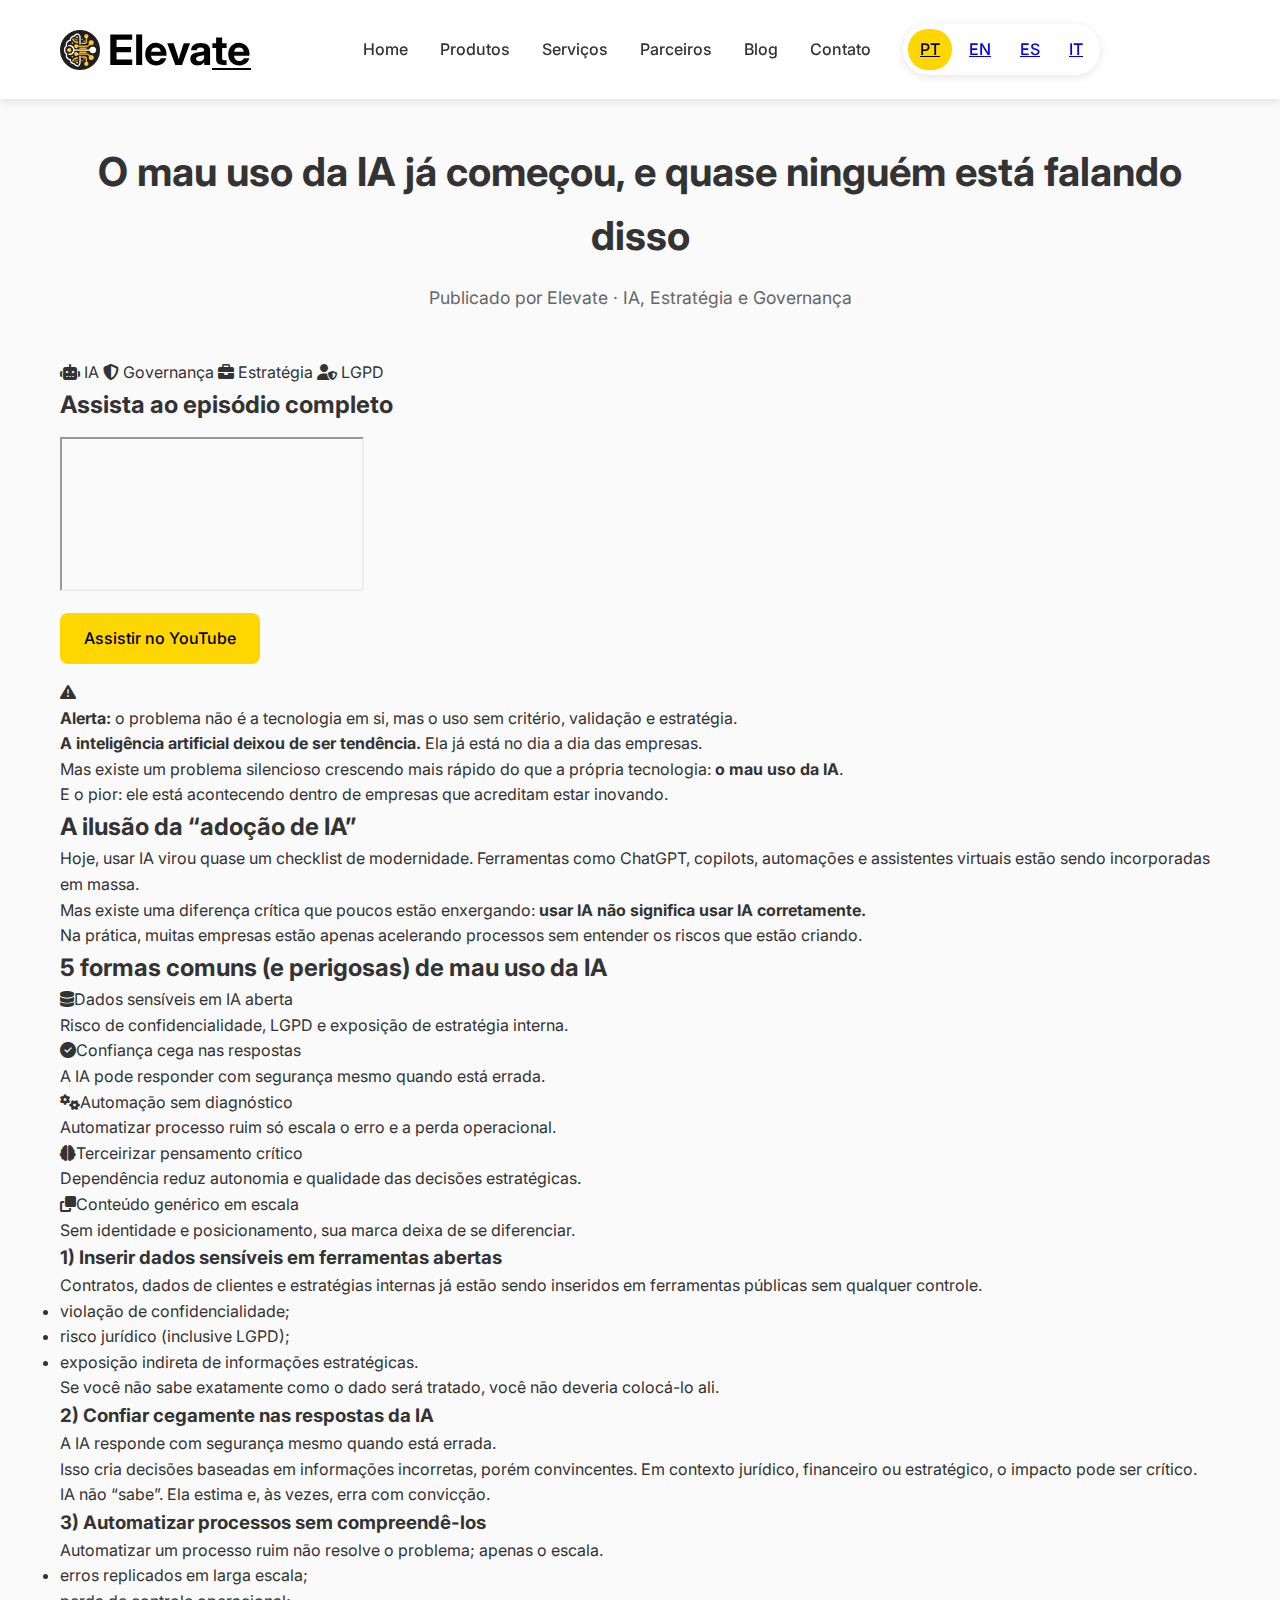
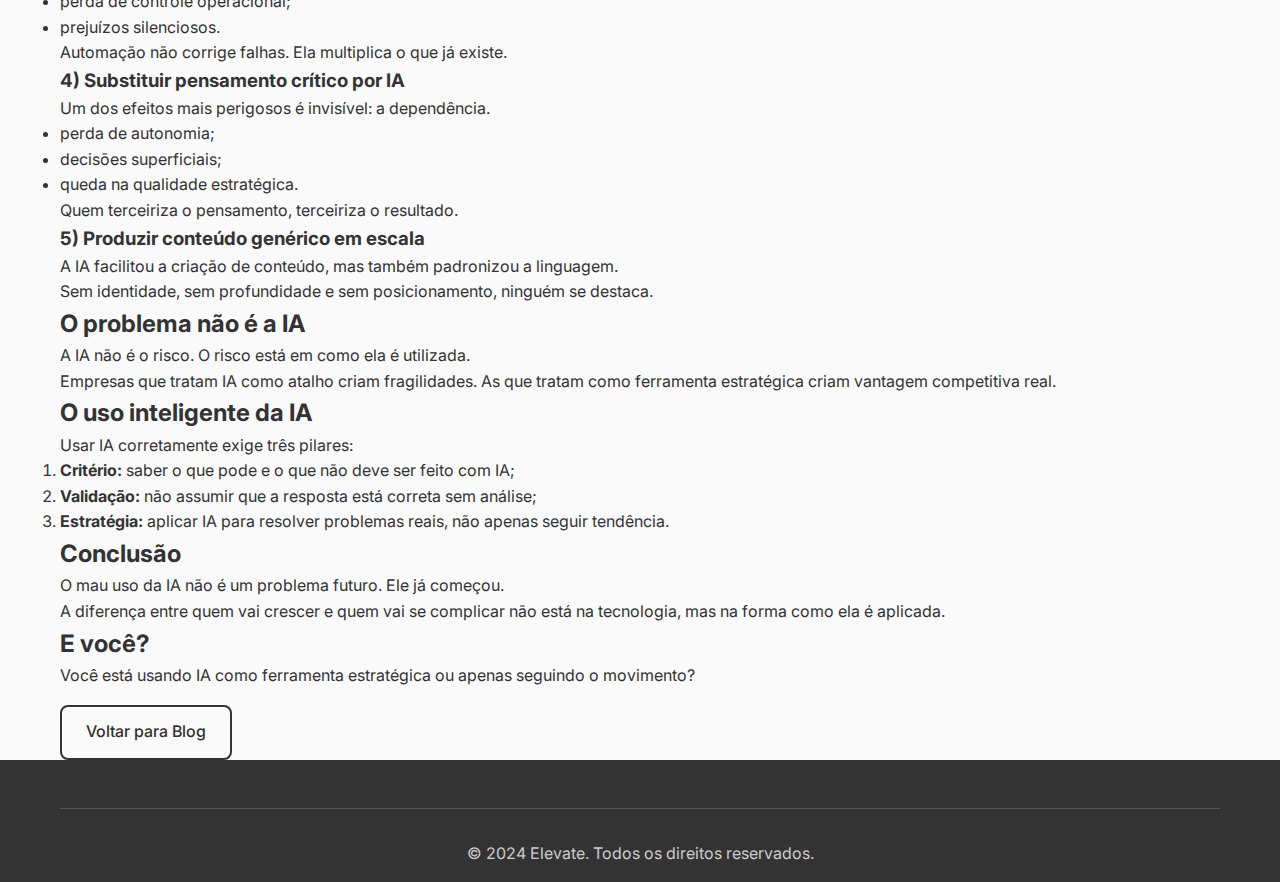
<file: blog-mau-uso-ia.html>
<!DOCTYPE html>
<html lang="pt-BR">
<head>
    <meta charset="UTF-8">
    <meta name="viewport" content="width=device-width, initial-scale=1.0">
    <title>O mau uso da IA já começou, e quase ninguém está falando disso | Elevate Blog</title>
    <meta name="description" content="Entenda os 5 erros mais comuns no uso corporativo da IA e como evitar riscos de dados, decisões equivocadas e perda estratégica.">
    
    <!-- Google Tag Manager -->
    <script>(function(w,d,s,l,i){w[l]=w[l]||[];w[l].push({'gtm.start':
    new Date().getTime(),event:'gtm.js'});var f=d.getElementsByTagName(s)[0],
    j=d.createElement(s),dl=l!='dataLayer'?'&l='+l:'';j.async=true;j.src=
    'https://www.googletagmanager.com/gtm.js?id='+i+dl;f.parentNode.insertBefore(j,f);
    })(window,document,'script','dataLayer','GTM-TKB92DGG');</script>
    <!-- End Google Tag Manager -->

    <meta name="keywords" content="IA nas empresas, uso de IA, riscos da IA, LGPD, automação, estratégia digital, inteligência artificial">
    <meta name="robots" content="index, follow">
    <link rel="canonical" href="https://elevatebr.org/blog-mau-uso-ia.html">

    <meta property="og:type" content="article">
    <meta property="og:url" content="https://elevatebr.org/blog-mau-uso-ia.html">
    <meta property="og:title" content="O mau uso da IA já começou, e quase ninguém está falando disso">
    <meta property="og:description" content="Os 5 erros mais perigosos no uso de IA dentro das empresas e como criar vantagem competitiva com uso inteligente.">
    <meta property="og:site_name" content="Elevate">
    <meta property="og:locale" content="pt_BR">
    <meta property="og:video" content="https://www.youtube.com/watch?v=-4BIUvQH0uc">

    <meta name="twitter:card" content="summary_large_image">
    <meta name="twitter:title" content="O mau uso da IA já começou, e quase ninguém está falando disso">
    <meta name="twitter:description" content="Veja os erros comuns no uso corporativo de IA e como evitá-los.">

    <link rel="icon" type="image/svg+xml" href="favicon.ico">
    <link rel="stylesheet" href="css/style.css">
    <link rel="stylesheet" href="css/components.css">
    <link rel="preconnect" href="https://fonts.googleapis.com">
    <link rel="preconnect" href="https://fonts.gstatic.com" crossorigin>
    <link href="https://fonts.googleapis.com/css2?family=Inter:wght@300;400;500;600;700&display=swap" rel="stylesheet">
    <link rel="stylesheet" href="https://cdnjs.cloudflare.com/ajax/libs/font-awesome/6.4.0/css/all.min.css">

    <script type="application/ld+json">
    {
      "@context": "https://schema.org",
      "@type": "Article",
      "headline": "O mau uso da IA já começou, e quase ninguém está falando disso",
      "description": "As 5 falhas mais comuns no uso corporativo de IA e como evitar riscos de dados, decisões e estratégia.",
      "author": {
        "@type": "Organization",
        "name": "Elevate"
      },
      "publisher": {
        "@type": "Organization",
        "name": "Elevate",
        "url": "https://elevatebr.org/"
      },
      "mainEntityOfPage": "https://elevatebr.org/blog-mau-uso-ia.html",
      "datePublished": "2026-02-12",
      "dateModified": "2026-02-12",
      "inLanguage": "pt-BR",
      "keywords": ["inteligência artificial", "LGPD", "automação", "estratégia", "governança de IA"],
      "video": {
        "@type": "VideoObject",
        "name": "Elevate Tech Radar - Episódio 2",
        "embedUrl": "https://www.youtube.com/embed/-4BIUvQH0uc",
        "contentUrl": "https://www.youtube.com/watch?v=-4BIUvQH0uc"
      }
    }
    </script>
</head>
<body class="page-pt">
    <!-- Google Tag Manager (noscript) -->
    <noscript><iframe src="https://www.googletagmanager.com/ns.html?id=GTM-TKB92DGG"
    height="0" width="0" style="display:none;visibility:hidden"></iframe></noscript>
    <!-- End Google Tag Manager (noscript) -->
    <header class="header">
        <nav class="navbar">
            <div class="container">
                <div class="navbar-brand">
                    <a href="index.html#home" class="logo">
                        <img src="images/elevate-logo.png" alt="Elevate" class="logo-image">
                        <span class="logo-text">Eleva<span class="logo-underline">te</span></span>
                    </a>
                </div>
                <ul class="navbar-nav">
                    <li class="nav-item"><a href="index.html#home" class="nav-link">Home</a></li>
                    <li class="nav-item"><a href="index.html#produtos" class="nav-link">Produtos</a></li>
                    <li class="nav-item"><a href="index.html#servicos" class="nav-link">Serviços</a></li>
                    <li class="nav-item"><a href="index.html#parceiros" class="nav-link">Parceiros</a></li>
                    <li class="nav-item"><a href="index.html#blog" class="nav-link active">Blog</a></li>
                    <li class="nav-item"><a href="index.html#contato" class="nav-link">Contato</a></li>
                </ul>
                <button class="lang-toggle" type="button" aria-label="Abrir idiomas" aria-expanded="false">
                    <i class="fas fa-globe"></i>
                </button>
                <button class="navbar-toggle" type="button" aria-label="Abrir menu" aria-expanded="false">
                    <span></span>
                    <span></span>
                    <span></span>
                </button>
                <div class="language-selector">
                    <a class="lang-btn active" href="blog-mau-uso-ia.html">PT</a>
                    <a class="lang-btn" href="index-en.html#blog">EN</a>
                    <a class="lang-btn" href="index-es.html#blog">ES</a>
                    <a class="lang-btn" href="index-it.html#blog">IT</a>
                </div>
            </div>
        </nav>
    </header>

    <main>
        <section class="blog" style="padding-top: 140px;">
            <div class="container">
                <div class="section-header">
                    <h1 class="section-title">O mau uso da IA já começou, e quase ninguém está falando disso</h1>
                    <p class="section-subtitle">Publicado por Elevate · IA, Estratégia e Governança</p>
                </div>

                <article class="blog-featured blog-article">
                    <div class="blog-content">
                        <div class="article-topics">
                            <span class="article-topic"><i class="fas fa-robot"></i> IA</span>
                            <span class="article-topic"><i class="fas fa-shield-alt"></i> Governança</span>
                            <span class="article-topic"><i class="fas fa-briefcase"></i> Estratégia</span>
                            <span class="article-topic"><i class="fas fa-user-shield"></i> LGPD</span>
                        </div>

                        <h2 class="blog-title">Assista ao episódio completo</h2>
                        <div class="blog-video-wrapper" style="margin-top: 0.8rem;">
                            <iframe
                                src="https://www.youtube.com/embed/-4BIUvQH0uc"
                                title="Elevate Tech Radar - Episódio 2"
                                loading="lazy"
                                allow="accelerometer; autoplay; clipboard-write; encrypted-media; gyroscope; picture-in-picture; web-share"
                                referrerpolicy="strict-origin-when-cross-origin"
                                allowfullscreen>
                            </iframe>
                        </div>
                        <div class="hero-buttons" style="margin-top: 0.9rem; margin-bottom: 1rem;">
                            <a class="btn btn-primary" href="https://youtu.be/-4BIUvQH0uc" target="_blank" rel="noopener noreferrer">Assistir no YouTube</a>
                        </div>

                        <div class="article-alert">
                            <i class="fas fa-triangle-exclamation"></i>
                            <p><strong>Alerta:</strong> o problema não é a tecnologia em si, mas o uso sem critério, validação e estratégia.</p>
                        </div>

                        <p><strong>A inteligência artificial deixou de ser tendência.</strong> Ela já está no dia a dia das empresas.</p>
                        <p>Mas existe um problema silencioso crescendo mais rápido do que a própria tecnologia: <strong>o mau uso da IA</strong>.</p>
                        <p>E o pior: ele está acontecendo dentro de empresas que acreditam estar inovando.</p>

                        <h2 class="blog-title">A ilusão da “adoção de IA”</h2>
                        <p>Hoje, usar IA virou quase um checklist de modernidade. Ferramentas como ChatGPT, copilots, automações e assistentes virtuais estão sendo incorporadas em massa.</p>
                        <p>Mas existe uma diferença crítica que poucos estão enxergando: <strong>usar IA não significa usar IA corretamente.</strong></p>
                        <p>Na prática, muitas empresas estão apenas acelerando processos sem entender os riscos que estão criando.</p>

                        <h2 class="blog-title">5 formas comuns (e perigosas) de mau uso da IA</h2>

                        <div class="article-risk-grid">
                            <div class="article-risk-card">
                                <div class="article-risk-title"><i class="fas fa-database"></i>Dados sensíveis em IA aberta</div>
                                <p>Risco de confidencialidade, LGPD e exposição de estratégia interna.</p>
                            </div>
                            <div class="article-risk-card">
                                <div class="article-risk-title"><i class="fas fa-circle-check"></i>Confiança cega nas respostas</div>
                                <p>A IA pode responder com segurança mesmo quando está errada.</p>
                            </div>
                            <div class="article-risk-card">
                                <div class="article-risk-title"><i class="fas fa-gears"></i>Automação sem diagnóstico</div>
                                <p>Automatizar processo ruim só escala o erro e a perda operacional.</p>
                            </div>
                            <div class="article-risk-card">
                                <div class="article-risk-title"><i class="fas fa-brain"></i>Terceirizar pensamento crítico</div>
                                <p>Dependência reduz autonomia e qualidade das decisões estratégicas.</p>
                            </div>
                            <div class="article-risk-card">
                                <div class="article-risk-title"><i class="fas fa-clone"></i>Conteúdo genérico em escala</div>
                                <p>Sem identidade e posicionamento, sua marca deixa de se diferenciar.</p>
                            </div>
                        </div>

                        <h3>1) Inserir dados sensíveis em ferramentas abertas</h3>
                        <p>Contratos, dados de clientes e estratégias internas já estão sendo inseridos em ferramentas públicas sem qualquer controle.</p>
                        <ul>
                            <li>violação de confidencialidade;</li>
                            <li>risco jurídico (inclusive LGPD);</li>
                            <li>exposição indireta de informações estratégicas.</li>
                        </ul>
                        <p>Se você não sabe exatamente como o dado será tratado, você não deveria colocá-lo ali.</p>

                        <h3>2) Confiar cegamente nas respostas da IA</h3>
                        <p>A IA responde com segurança mesmo quando está errada.</p>
                        <p>Isso cria decisões baseadas em informações incorretas, porém convincentes. Em contexto jurídico, financeiro ou estratégico, o impacto pode ser crítico.</p>
                        <p>IA não “sabe”. Ela estima e, às vezes, erra com convicção.</p>

                        <h3>3) Automatizar processos sem compreendê-los</h3>
                        <p>Automatizar um processo ruim não resolve o problema; apenas o escala.</p>
                        <ul>
                            <li>erros replicados em larga escala;</li>
                            <li>perda de controle operacional;</li>
                            <li>prejuízos silenciosos.</li>
                        </ul>
                        <p>Automação não corrige falhas. Ela multiplica o que já existe.</p>

                        <h3>4) Substituir pensamento crítico por IA</h3>
                        <p>Um dos efeitos mais perigosos é invisível: a dependência.</p>
                        <ul>
                            <li>perda de autonomia;</li>
                            <li>decisões superficiais;</li>
                            <li>queda na qualidade estratégica.</li>
                        </ul>
                        <p>Quem terceiriza o pensamento, terceiriza o resultado.</p>

                        <h3>5) Produzir conteúdo genérico em escala</h3>
                        <p>A IA facilitou a criação de conteúdo, mas também padronizou a linguagem.</p>
                        <p>Sem identidade, sem profundidade e sem posicionamento, ninguém se destaca.</p>

                        <h2 class="blog-title">O problema não é a IA</h2>
                        <p>A IA não é o risco. O risco está em como ela é utilizada.</p>
                        <p>Empresas que tratam IA como atalho criam fragilidades. As que tratam como ferramenta estratégica criam vantagem competitiva real.</p>

                        <h2 class="blog-title">O uso inteligente da IA</h2>
                        <p>Usar IA corretamente exige três pilares:</p>
                        <ol>
                            <li><strong>Critério:</strong> saber o que pode e o que não deve ser feito com IA;</li>
                            <li><strong>Validação:</strong> não assumir que a resposta está correta sem análise;</li>
                            <li><strong>Estratégia:</strong> aplicar IA para resolver problemas reais, não apenas seguir tendência.</li>
                        </ol>

                        <div class="article-conclusion">
                            <h2 class="blog-title">Conclusão</h2>
                            <p>O mau uso da IA não é um problema futuro. Ele já começou.</p>
                            <p>A diferença entre quem vai crescer e quem vai se complicar não está na tecnologia, mas na forma como ela é aplicada.</p>
                        </div>

                        <h2 class="blog-title">E você?</h2>
                        <p>Você está usando IA como ferramenta estratégica ou apenas seguindo o movimento?</p>

                        <div class="hero-buttons" style="margin-top: 1rem;">
                            <a class="btn btn-outline" href="index.html#blog">Voltar para Blog</a>
                        </div>
                    </div>
                </article>
            </div>
        </section>
    </main>

    <footer class="footer">
        <div class="container">
            <div class="footer-bottom">
                <p>&copy; 2024 Elevate. Todos os direitos reservados.</p>
            </div>
        </div>
    </footer>

    <script src="js/main.js"></script>
</body>
</html>
</file>
<file: css/components.css>
/* Component-specific styles and animations */

/* Smooth scrolling for anchor links */
html {
    scroll-behavior: smooth;
}

/* Loading animations */
@keyframes fadeInUp {
    from {
        opacity: 0;
        transform: translateY(30px);
    }
    to {
        opacity: 1;
        transform: translateY(0);
    }
}

@keyframes fadeInLeft {
    from {
        opacity: 0;
        transform: translateX(-30px);
    }
    to {
        opacity: 1;
        transform: translateX(0);
    }
}

@keyframes fadeInRight {
    from {
        opacity: 0;
        transform: translateX(30px);
    }
    to {
        opacity: 1;
        transform: translateX(0);
    }
}

@keyframes scaleIn {
    from {
        opacity: 0;
        transform: scale(0.9);
    }
    to {
        opacity: 1;
        transform: scale(1);
    }
}

/* Animation classes */
.animate-fade-in-up {
    animation: fadeInUp 0.6s ease-out;
}

.animate-fade-in-left {
    animation: fadeInLeft 0.6s ease-out;
}

.animate-fade-in-right {
    animation: fadeInRight 0.6s ease-out;
}

.animate-scale-in {
    animation: scaleIn 0.6s ease-out;
}

/* Stagger animations for grid items */
.topic-card:nth-child(1) { animation-delay: 0.1s; }
.topic-card:nth-child(2) { animation-delay: 0.2s; }
.topic-card:nth-child(3) { animation-delay: 0.3s; }
.topic-card:nth-child(4) { animation-delay: 0.4s; }
.topic-card:nth-child(5) { animation-delay: 0.5s; }
.topic-card:nth-child(6) { animation-delay: 0.6s; }

.produto-card:nth-child(1) { animation-delay: 0.1s; }
.produto-card:nth-child(2) { animation-delay: 0.2s; }
.produto-card:nth-child(3) { animation-delay: 0.3s; }

.servico-card:nth-child(1) { animation-delay: 0.1s; }
.servico-card:nth-child(2) { animation-delay: 0.2s; }
.servico-card:nth-child(3) { animation-delay: 0.3s; }

/* Hover effects */
.card-hover {
    transition: all var(--transition-normal);
}

.card-hover:hover {
    transform: translateY(-5px);
    box-shadow: var(--shadow-lg);
}

/* Button animations */
.btn {
    position: relative;
    overflow: hidden;
}

.btn::before {
    content: '';
    position: absolute;
    top: 0;
    left: -100%;
    width: 100%;
    height: 100%;
    background: linear-gradient(90deg, transparent, rgba(255, 255, 255, 0.2), transparent);
    transition: left var(--transition-slow);
}

.btn:hover::before {
    left: 100%;
}

/* Form focus effects */
.form-group input:focus,
.form-group textarea:focus {
    transform: scale(1.02);
}

/* Loading states */
.loading {
    opacity: 0.6;
    pointer-events: none;
}

.loading::after {
    content: '';
    position: absolute;
    top: 50%;
    left: 50%;
    width: 20px;
    height: 20px;
    margin: -10px 0 0 -10px;
    border: 2px solid var(--accent-yellow);
    border-top: 2px solid transparent;
    border-radius: 50%;
    animation: spin 1s linear infinite;
}

/* Success/Error states */
.success {
    border-color: #10b981 !important;
    background-color: rgba(16, 185, 129, 0.1) !important;
}

.error {
    border-color: #ef4444 !important;
    background-color: rgba(239, 68, 68, 0.1) !important;
}

/* Tooltip styles */
.tooltip {
    position: relative;
    display: inline-block;
}

.tooltip .tooltiptext {
    visibility: hidden;
    width: 120px;
    background-color: var(--primary-black);
    color: var(--text-white);
    text-align: center;
    border-radius: var(--radius-sm);
    padding: var(--spacing-xs);
    position: absolute;
    z-index: 1;
    bottom: 125%;
    left: 50%;
    margin-left: -60px;
    opacity: 0;
    transition: opacity var(--transition-normal);
    font-size: var(--font-size-sm);
}

.tooltip:hover .tooltiptext {
    visibility: visible;
    opacity: 1;
}

/* Modal styles */
.modal {
    display: none;
    position: fixed;
    z-index: 2000;
    left: 0;
    top: 0;
    width: 100%;
    height: 100%;
    background-color: rgba(0, 0, 0, 0.8);
    backdrop-filter: blur(5px);
}

.modal-content {
    background-color: var(--primary-black);
    margin: 5% auto;
    padding: var(--spacing-xl);
    border: 1px solid var(--border-color);
    border-radius: var(--radius-lg);
    width: 90%;
    max-width: 500px;
    position: relative;
    animation: scaleIn 0.3s ease-out;
}

.modal-header {
    display: flex;
    justify-content: space-between;
    align-items: center;
    margin-bottom: var(--spacing-lg);
}

.modal-title {
    color: var(--text-white);
    font-size: var(--font-size-xl);
    font-weight: 600;
}

.close {
    color: var(--text-gray);
    font-size: var(--font-size-2xl);
    font-weight: bold;
    cursor: pointer;
    transition: color var(--transition-normal);
}

.close:hover {
    color: var(--accent-yellow);
}

/* Notification styles */
.notification {
    position: fixed;
    top: 20px;
    right: 20px;
    padding: var(--spacing-md);
    border-radius: var(--radius-md);
    color: var(--text-white);
    font-weight: 500;
    z-index: 3000;
    transform: translateX(100%);
    transition: transform var(--transition-normal);
    max-width: 300px;
}

.notification.show {
    transform: translateX(0);
}

.notification.success {
    background-color: #10b981;
    border-left: 4px solid #059669;
}

.notification.error {
    background-color: #ef4444;
    border-left: 4px solid #dc2626;
}

.notification.info {
    background-color: #3b82f6;
    border-left: 4px solid #2563eb;
}

/* Progress bar */
.progress-bar {
    width: 100%;
    height: 4px;
    background-color: var(--border-color);
    border-radius: 2px;
    overflow: hidden;
    margin: var(--spacing-sm) 0;
}

.progress-fill {
    height: 100%;
    background: linear-gradient(90deg, var(--accent-yellow), var(--accent-yellow-dark));
    border-radius: 2px;
    transition: width var(--transition-normal);
}

/* Badge styles */
.badge {
    display: inline-block;
    padding: var(--spacing-xs) var(--spacing-sm);
    font-size: var(--font-size-xs);
    font-weight: 600;
    border-radius: var(--radius-sm);
    text-transform: uppercase;
    letter-spacing: 0.5px;
}

.badge-primary {
    background-color: var(--accent-yellow);
    color: var(--primary-black);
}

.badge-secondary {
    background-color: var(--secondary-black);
    color: var(--text-white);
    border: 1px solid var(--border-color);
}

.badge-success {
    background-color: #10b981;
    color: var(--text-white);
}

.badge-warning {
    background-color: #f59e0b;
    color: var(--text-white);
}

.badge-error {
    background-color: #ef4444;
    color: var(--text-white);
}

/* Card variations */
.card-elevated {
    box-shadow: var(--shadow-lg);
    transition: all var(--transition-normal);
}

.card-elevated:hover {
    box-shadow: var(--shadow-xl);
    transform: translateY(-2px);
}

.card-bordered {
    border: 2px solid var(--border-color);
    transition: border-color var(--transition-normal);
}

.card-bordered:hover {
    border-color: var(--accent-yellow);
}

/* Text utilities */
.text-gradient {
    background: linear-gradient(135deg, var(--accent-yellow), var(--accent-yellow-dark));
    -webkit-background-clip: text;
    -webkit-text-fill-color: transparent;
    background-clip: text;
}

.text-center { text-align: center; }
.text-left { text-align: left; }
.text-right { text-align: right; }

.text-sm { font-size: var(--font-size-sm); }
.text-lg { font-size: var(--font-size-lg); }
.text-xl { font-size: var(--font-size-xl); }

.font-light { font-weight: 300; }
.font-normal { font-weight: 400; }
.font-medium { font-weight: 500; }
.font-semibold { font-weight: 600; }
.font-bold { font-weight: 700; }

/* Spacing utilities */
.mt-0 { margin-top: 0; }
.mt-1 { margin-top: var(--spacing-xs); }
.mt-2 { margin-top: var(--spacing-sm); }
.mt-3 { margin-top: var(--spacing-md); }
.mt-4 { margin-top: var(--spacing-lg); }
.mt-5 { margin-top: var(--spacing-xl); }

.mb-0 { margin-bottom: 0; }
.mb-1 { margin-bottom: var(--spacing-xs); }
.mb-2 { margin-bottom: var(--spacing-sm); }
.mb-3 { margin-bottom: var(--spacing-md); }
.mb-4 { margin-bottom: var(--spacing-lg); }
.mb-5 { margin-bottom: var(--spacing-xl); }

.pt-0 { padding-top: 0; }
.pt-1 { padding-top: var(--spacing-xs); }
.pt-2 { padding-top: var(--spacing-sm); }
.pt-3 { padding-top: var(--spacing-md); }
.pt-4 { padding-top: var(--spacing-lg); }
.pt-5 { padding-top: var(--spacing-xl); }

.pb-0 { padding-bottom: 0; }
.pb-1 { padding-bottom: var(--spacing-xs); }
.pb-2 { padding-bottom: var(--spacing-sm); }
.pb-3 { padding-bottom: var(--spacing-md); }
.pb-4 { padding-bottom: var(--spacing-lg); }
.pb-5 { padding-bottom: var(--spacing-xl); }

/* Display utilities */
.d-none { display: none; }
.d-block { display: block; }
.d-inline { display: inline; }
.d-inline-block { display: inline-block; }
.d-flex { display: flex; }
.d-grid { display: grid; }

/* Flex utilities */
.flex-row { flex-direction: row; }
.flex-column { flex-direction: column; }
.flex-wrap { flex-wrap: wrap; }
.flex-nowrap { flex-wrap: nowrap; }

.justify-start { justify-content: flex-start; }
.justify-end { justify-content: flex-end; }
.justify-center { justify-content: center; }
.justify-between { justify-content: space-between; }
.justify-around { justify-content: space-around; }

.items-start { align-items: flex-start; }
.items-end { align-items: flex-end; }
.items-center { align-items: center; }
.items-baseline { align-items: baseline; }
.items-stretch { align-items: stretch; }

/* Grid utilities */
.grid-cols-1 { grid-template-columns: repeat(1, minmax(0, 1fr)); }
.grid-cols-2 { grid-template-columns: repeat(2, minmax(0, 1fr)); }
.grid-cols-3 { grid-template-columns: repeat(3, minmax(0, 1fr)); }
.grid-cols-4 { grid-template-columns: repeat(4, minmax(0, 1fr)); }

.gap-1 { gap: var(--spacing-xs); }
.gap-2 { gap: var(--spacing-sm); }
.gap-3 { gap: var(--spacing-md); }
.gap-4 { gap: var(--spacing-lg); }
.gap-5 { gap: var(--spacing-xl); }

/* Responsive utilities */
@media (max-width: 768px) {
    .md\:d-none { display: none; }
    .md\:d-block { display: block; }
    .md\:d-flex { display: flex; }
    .md\:d-grid { display: grid; }
    
    .md\:flex-row { flex-direction: row; }
    .md\:flex-column { flex-direction: column; }
    
    .md\:text-center { text-align: center; }
    .md\:text-left { text-align: left; }
    .md\:text-right { text-align: right; }
}

@media (max-width: 480px) {
    .sm\:d-none { display: none; }
    .sm\:d-block { display: block; }
    .sm\:d-flex { display: flex; }
    .sm\:d-grid { display: grid; }
    
    .sm\:flex-row { flex-direction: row; }
    .sm\:flex-column { flex-direction: column; }
    
    .sm\:text-center { text-align: center; }
    .sm\:text-left { text-align: left; }
    .sm\:text-right { text-align: right; }
}
</file>
<file: seat-hub/style.css>
/* Reset and Base Styles */
* {
    margin: 0;
    padding: 0;
    box-sizing: border-box;
}

body {
    font-family: 'Inter', sans-serif;
    line-height: 1.6;
    color: #333;
    background-color: #ffffff;
}

.container {
    max-width: 1200px;
    margin: 0 auto;
    padding: 0 20px;
}

/* Header */
.header {
    background: white;
    box-shadow: 0 2px 20px rgba(0,0,0,0.1);
    position: fixed;
    top: 0;
    left: 0;
    right: 0;
    z-index: 1000;
}

.navbar {
    padding: 1rem 0;
}

.navbar .container {
    display: flex;
    justify-content: space-between;
    align-items: center;
}

.navbar-brand .logo {
    text-decoration: none;
    display: flex;
    align-items: center;
}

.navbar-logo {
    max-height: 40px;
    width: auto;
}

.logo-text {
    color: #2563eb;
}

.logo-underline {
    text-decoration: underline;
    text-underline-offset: 3px;
    text-decoration-thickness: 2px;
    color: #f59e0b;
}

.navbar-actions {
    display: flex;
    gap: 1rem;
    align-items: center;
}

/* Buttons */
.btn {
    display: inline-flex;
    align-items: center;
    gap: 0.5rem;
    padding: 0.75rem 1.5rem;
    border-radius: 8px;
    text-decoration: none;
    font-weight: 600;
    transition: all 0.3s ease;
    border: 2px solid transparent;
    cursor: pointer;
    font-size: 0.9rem;
}

.btn-primary {
    background: linear-gradient(135deg, #fbbf24 0%, #f59e0b 100%);
    color: #000000;
    box-shadow: 0 4px 15px rgba(251, 191, 36, 0.3);
}

.btn-primary:hover {
    transform: translateY(-2px);
    box-shadow: 0 8px 25px rgba(251, 191, 36, 0.4);
}

.btn-secondary {
    background: transparent;
    color: #000000;
    border-color: #000000;
}

.btn-secondary:hover {
    background: #000000;
    color: #fbbf24;
    transform: translateY(-2px);
}

.btn-large {
    padding: 1rem 2rem;
    font-size: 1.1rem;
}

.btn-extra-large {
    padding: 1.25rem 2.5rem;
    font-size: 1.2rem;
    font-weight: 700;
}

/* Hero Section */
.hero {
    padding: 120px 0 80px;
    background: linear-gradient(135deg, #f8fafc 0%, #e2e8f0 100%);
    position: relative;
    overflow: hidden;
}

.hero::before {
    content: '';
    position: absolute;
    top: 0;
    left: 0;
    right: 0;
    bottom: 0;
    background: url('data:image/svg+xml,<svg xmlns="http://www.w3.org/2000/svg" viewBox="0 0 100 100"><defs><pattern id="grain" width="100" height="100" patternUnits="userSpaceOnUse"><circle cx="50" cy="50" r="1" fill="%23ffffff" opacity="0.1"/></pattern></defs><rect width="100" height="100" fill="url(%23grain)"/></svg>');
    opacity: 0.5;
}

.hero-content {
    text-align: center;
    max-width: 800px;
    margin: 0 auto;
    position: relative;
    z-index: 1;
}

.hero-logo {
    margin-bottom: 2rem;
}

.hero-logo img {
    max-width: 200px;
    height: auto;
    margin: 0 auto;
}

.hero-highlights {
    margin-bottom: 2rem;
}

.highlight-item {
    display: flex;
    align-items: center;
    gap: 0.75rem;
    margin-bottom: 1rem;
    font-weight: 500;
}

.highlight-item i {
    color: #fbbf24;
    font-size: 1.2rem;
}

.hero-title {
    font-size: 3.5rem;
    font-weight: 800;
    line-height: 1.1;
    margin-bottom: 1.5rem;
    color: #1e293b;
}

.highlight {
    background: linear-gradient(135deg, #fbbf24 0%, #f59e0b 100%);
    -webkit-background-clip: text;
    -webkit-text-fill-color: transparent;
    background-clip: text;
}

.hero-subtitle {
    font-size: 1.25rem;
    color: #64748b;
    margin-bottom: 2rem;
    line-height: 1.7;
}

.hero-stats {
    display: flex;
    gap: 2rem;
    margin-bottom: 2.5rem;
}

.stat {
    text-align: center;
}

.stat-number {
    display: block;
    font-size: 2rem;
    font-weight: 800;
    color: #fbbf24;
    margin-bottom: 0.25rem;
}

.stat-label {
    font-size: 0.9rem;
    color: #64748b;
    font-weight: 500;
}

.hero-buttons {
    display: flex;
    gap: 1rem;
    flex-wrap: wrap;
}

.hero-visual {
    position: relative;
}

.hero-image {
    border-radius: 20px;
    overflow: hidden;
    box-shadow: 0 20px 40px rgba(0,0,0,0.1);
    transform: perspective(1000px) rotateY(-5deg);
    transition: transform 0.3s ease;
}

.hero-image:hover {
    transform: perspective(1000px) rotateY(0deg);
}

.hero-image img {
    width: 100%;
    height: auto;
    display: block;
}

/* Benefícios Section */
.beneficios {
    padding: 100px 0;
    background: white;
}

.section-header {
    text-align: center;
    margin-bottom: 4rem;
}

.section-title {
    font-size: 2.5rem;
    font-weight: 700;
    margin-bottom: 1rem;
    color: #1e293b;
}

.section-subtitle {
    font-size: 1.1rem;
    color: #64748b;
    max-width: 600px;
    margin: 0 auto;
}

.beneficios-grid {
    display: grid;
    grid-template-columns: repeat(auto-fit, minmax(350px, 1fr));
    gap: 2rem;
}

.beneficio-card {
    background: white;
    padding: 2.5rem;
    border-radius: 16px;
    box-shadow: 0 10px 30px rgba(0,0,0,0.08);
    border: 1px solid #e2e8f0;
    transition: all 0.3s ease;
    position: relative;
    overflow: hidden;
}

.beneficio-card::before {
    content: '';
    position: absolute;
    top: 0;
    left: 0;
    right: 0;
    height: 4px;
    background: linear-gradient(135deg, #fbbf24 0%, #f59e0b 100%);
}

.beneficio-card:hover {
    transform: translateY(-5px);
    box-shadow: 0 20px 40px rgba(0,0,0,0.12);
}

.beneficio-icon {
    width: 60px;
    height: 60px;
    background: linear-gradient(135deg, #fbbf24 0%, #f59e0b 100%);
    border-radius: 12px;
    display: flex;
    align-items: center;
    justify-content: center;
    margin-bottom: 1.5rem;
}

.beneficio-icon i {
    color: white;
    font-size: 1.5rem;
}

.beneficio-card h3 {
    font-size: 1.5rem;
    font-weight: 700;
    margin-bottom: 1rem;
    color: #1e293b;
}

.beneficio-card p {
    color: #64748b;
    margin-bottom: 1.5rem;
    line-height: 1.6;
}

.beneficio-card ul {
    list-style: none;
}

.beneficio-card li {
    padding: 0.5rem 0;
    color: #475569;
    position: relative;
    padding-left: 1.5rem;
}

.beneficio-card li::before {
    content: '✓';
    position: absolute;
    left: 0;
    color: #fbbf24;
    font-weight: bold;
}

/* Como Funciona Section */
.como-funciona {
    padding: 100px 0;
    background: linear-gradient(135deg, #f8fafc 0%, #e2e8f0 100%);
}

.passos-grid {
    display: grid;
    grid-template-columns: repeat(auto-fit, minmax(300px, 1fr));
    gap: 2rem;
    margin-top: 3rem;
}

.passo-card {
    background: white;
    padding: 2rem;
    border-radius: 16px;
    text-align: center;
    box-shadow: 0 10px 30px rgba(0,0,0,0.08);
    position: relative;
    transition: all 0.3s ease;
}

.passo-card:hover {
    transform: translateY(-5px);
    box-shadow: 0 20px 40px rgba(0,0,0,0.12);
}

.passo-number {
    width: 60px;
    height: 60px;
    background: linear-gradient(135deg, #fbbf24 0%, #f59e0b 100%);
    color: #000000;
    border-radius: 50%;
    display: flex;
    align-items: center;
    justify-content: center;
    font-size: 1.5rem;
    font-weight: 700;
    margin: 0 auto 1.5rem;
}

.passo-card h3 {
    font-size: 1.25rem;
    font-weight: 700;
    margin-bottom: 1rem;
    color: #1e293b;
}

.passo-card p {
    color: #64748b;
    margin-bottom: 1.5rem;
    line-height: 1.6;
}

.passo-tempo {
    display: flex;
    align-items: center;
    justify-content: center;
    gap: 0.5rem;
    color: #fbbf24;
    font-weight: 600;
}

/* Depoimentos Section */
.depoimentos {
    padding: 100px 0;
    background: white;
}

.depoimentos-grid {
    display: grid;
    grid-template-columns: repeat(auto-fit, minmax(350px, 1fr));
    gap: 2rem;
    margin-top: 3rem;
}

.depoimento-card {
    background: white;
    padding: 2rem;
    border-radius: 16px;
    box-shadow: 0 10px 30px rgba(0,0,0,0.08);
    border: 1px solid #e2e8f0;
    transition: all 0.3s ease;
}

.depoimento-card:hover {
    transform: translateY(-5px);
    box-shadow: 0 20px 40px rgba(0,0,0,0.12);
}

.depoimento-content {
    margin-bottom: 1.5rem;
}

.depoimento-content p {
    font-style: italic;
    color: #475569;
    line-height: 1.6;
    font-size: 1.1rem;
}

.depoimento-author {
    display: flex;
    align-items: center;
    gap: 1rem;
}

.depoimento-author img {
    width: 50px;
    height: 50px;
    border-radius: 50%;
    object-fit: cover;
}

.depoimento-author h4 {
    font-weight: 600;
    color: #1e293b;
    margin-bottom: 0.25rem;
}

.depoimento-author span {
    font-size: 0.9rem;
    color: #64748b;
}

/* CTA Section */
.cta {
    padding: 100px 0;
    background: linear-gradient(135deg, #000000 0%, #1a1a1a 100%);
    color: white;
    text-align: center;
}

.cta-content h2 {
    font-size: 2.5rem;
    font-weight: 700;
    margin-bottom: 1rem;
}

.cta-content p {
    font-size: 1.2rem;
    margin-bottom: 2rem;
    opacity: 0.9;
}

.cta-beneficios {
    display: grid;
    grid-template-columns: repeat(auto-fit, minmax(200px, 1fr));
    gap: 1rem;
    margin-bottom: 2.5rem;
}

.cta-beneficio {
    display: flex;
    align-items: center;
    justify-content: center;
    gap: 0.5rem;
    font-weight: 600;
}

.cta-beneficio i {
    color: #fbbf24;
}

.cta-buttons {
    margin-bottom: 1rem;
}

.cta-note {
    font-size: 0.9rem;
    opacity: 0.8;
    margin-top: 1rem;
}

/* FAQ Section */
.faq {
    padding: 100px 0;
    background: #f8fafc;
}

.faq-grid {
    max-width: 800px;
    margin: 3rem auto 0;
}

.faq-item {
    background: white;
    border-radius: 12px;
    margin-bottom: 1rem;
    box-shadow: 0 4px 15px rgba(0,0,0,0.05);
    overflow: hidden;
    transition: all 0.3s ease;
}

.faq-item:hover {
    box-shadow: 0 8px 25px rgba(0,0,0,0.1);
}

.faq-question {
    padding: 1.5rem;
    cursor: pointer;
    display: flex;
    justify-content: space-between;
    align-items: center;
    border-bottom: 1px solid #e2e8f0;
}

.faq-question h3 {
    font-size: 1.1rem;
    font-weight: 600;
    color: #1e293b;
}

.faq-question i {
    color: #64748b;
    transition: transform 0.3s ease;
}

.faq-item.active .faq-question i {
    transform: rotate(180deg);
}

.faq-answer {
    padding: 0 1.5rem;
    max-height: 0;
    overflow: hidden;
    transition: all 0.3s ease;
}

.faq-item.active .faq-answer {
    padding: 1.5rem;
    max-height: 200px;
}

.faq-answer p {
    color: #64748b;
    line-height: 1.6;
}

/* Contact Section */
.contact {
    padding: 100px 0;
    background: #f8fafc;
}

.contact-content {
    text-align: center;
    max-width: 800px;
    margin: 0 auto;
}

.contact-content h2 {
    font-size: 2.5rem;
    font-weight: 700;
    margin-bottom: 1rem;
    color: #1e293b;
}

.contact-content p {
    font-size: 1.2rem;
    color: #64748b;
    margin-bottom: 3rem;
}

.contact-methods {
    display: grid;
    grid-template-columns: repeat(auto-fit, minmax(300px, 1fr));
    gap: 2rem;
}

.contact-method {
    background: white;
    padding: 2rem;
    border-radius: 16px;
    box-shadow: 0 10px 30px rgba(0,0,0,0.08);
    text-align: center;
    transition: all 0.3s ease;
}

.contact-method:hover {
    transform: translateY(-5px);
    box-shadow: 0 20px 40px rgba(0,0,0,0.12);
}

.contact-icon {
    width: 80px;
    height: 80px;
    background: linear-gradient(135deg, #fbbf24 0%, #f59e0b 100%);
    border-radius: 50%;
    display: flex;
    align-items: center;
    justify-content: center;
    margin: 0 auto 1.5rem;
}

.contact-icon i {
    color: #000000;
    font-size: 2rem;
}

.contact-info h3 {
    font-size: 1.5rem;
    font-weight: 700;
    margin-bottom: 0.5rem;
    color: #1e293b;
}

.contact-info p {
    font-size: 1.1rem;
    color: #64748b;
    margin-bottom: 1.5rem;
}

/* Footer */
.footer {
    background: #000000;
    color: white;
    padding: 60px 0 20px;
}

.footer-content {
    display: grid;
    grid-template-columns: 1fr 2fr;
    gap: 3rem;
    margin-bottom: 2rem;
}

.footer-brand .logo {
    margin-bottom: 1rem;
}

.footer-logo {
    max-width: 150px;
    height: auto;
}

.footer-brand p {
    color: #94a3b8;
    line-height: 1.6;
}

.footer-links {
    display: grid;
    grid-template-columns: repeat(3, 1fr);
    gap: 2rem;
}

.footer-section h4 {
    font-weight: 600;
    margin-bottom: 1rem;
    color: white;
}

.footer-section ul {
    list-style: none;
}

.footer-section li {
    margin-bottom: 0.5rem;
}

.footer-section a {
    color: #94a3b8;
    text-decoration: none;
    transition: color 0.3s ease;
}

.footer-section a:hover {
    color: #fbbf24;
}

.footer-bottom {
    border-top: 1px solid #333333;
    padding-top: 1rem;
    text-align: center;
    color: #94a3b8;
}

/* Responsive Design */
@media (max-width: 768px) {
    .hero-content {
        text-align: center;
        padding: 0 1rem;
    }
    
    .hero-logo img {
        max-width: 150px;
    }
    
    .hero-title {
        font-size: 2.5rem;
    }
    
    .hero-stats {
        justify-content: center;
    }
    
    .hero-buttons {
        justify-content: center;
    }
    
    .beneficios-grid {
        grid-template-columns: 1fr;
    }
    
    .passos-grid {
        grid-template-columns: 1fr;
    }
    
    .depoimentos-grid {
        grid-template-columns: 1fr;
    }
    
    .cta-beneficios {
        grid-template-columns: 1fr;
    }
    
    .contact-methods {
        grid-template-columns: 1fr;
    }
    
    .footer-content {
        grid-template-columns: 1fr;
        text-align: center;
    }
    
    .footer-links {
        grid-template-columns: 1fr;
    }
    
    .navbar-actions {
        display: none;
    }
}

@media (max-width: 480px) {
    .hero-title {
        font-size: 2rem;
    }
    
    .section-title {
        font-size: 2rem;
    }
    
    .btn-large {
        padding: 0.875rem 1.5rem;
        font-size: 1rem;
    }
    
    .btn-extra-large {
        padding: 1rem 2rem;
        font-size: 1.1rem;
    }
}
</file>
<file: css/style.css>
@import url('navbar.css');
/* Reset and Base Styles */
* {
    margin: 0;
    padding: 0;
    box-sizing: border-box;
}

body {
    font-family: 'Inter', sans-serif;
    line-height: 1.6;
    color: #333;
    background-color: #fafafa;
}

.container {
    max-width: 1200px;
    margin: 0 auto;
    padding: 0 20px;
}

/* Header */
.header {
    background: white;
    box-shadow: 0 2px 10px rgba(0,0,0,0.1);
    position: fixed;
    top: 0;
    left: 0;
    right: 0;
    z-index: 10000;
}

.navbar {
    padding: 1rem 0;
    position: relative;
}

.navbar .container {
    display: flex;
    justify-content: space-between;
    align-items: center;
    padding-right: 140px; /* Increased space for language selector */
    position: relative;
}

.navbar-brand {
    flex: 1;
}



.logo {
    text-decoration: none;
    color: #000;
    font-size: 2.625rem; /* 1.5rem * 1.75 = 2.625rem */
    font-weight: 700;
    display: flex;
    align-items: center;
    gap: 0.5rem;
}

.logo-text {
    /* Removed underline from entire text */
}

.logo-underline {
    text-decoration: underline;
    text-underline-offset: 3px;
    text-decoration-thickness: 2px;
}

.logo-image {
    height: 40px;
    width: auto;
    display: block;
}

/* Hero Section */
.hero {
    padding: 120px 0 80px;
    background: linear-gradient(135deg, #f8f9fa 0%, #e9ecef 100%);
    position: relative;
    overflow: hidden;
}

.hero-content {
    display: grid;
    grid-template-columns: 1fr 1fr;
    gap: 4rem;
    align-items: center;
}

.hero-title {
    font-size: 3rem;
    font-weight: 700;
    line-height: 1.2;
    margin-bottom: 1.5rem;
}

.highlight {
    color: #FFD700;
}

.hero-subtitle {
    font-size: 1.2rem;
    color: #666;
    margin-bottom: 2rem;
    line-height: 1.6;
}

.hero-specializations {
    margin: 2rem 0;
    padding: 1.5rem;
    background: rgba(255, 255, 255, 0.1);
    border-radius: 15px;
    backdrop-filter: blur(10px);
    border: 1px solid rgba(255, 255, 255, 0.2);
}

.specializations-title {
    font-size: 1.2rem;
    font-weight: 700;
    color: #1a237e;
    margin-bottom: 1rem;
    text-align: center;
    background: white;
    padding: 0.8rem 1.5rem;
    border-radius: 25px;
    display: inline-block;
    width: 100%;
    box-shadow: 0 4px 8px rgba(0, 0, 0, 0.1);
    text-shadow: none;
}

.specializations-grid {
    display: grid;
    grid-template-columns: 1fr 1fr;
    gap: 1.5rem;
}

.specialization-category {
    text-align: center;
}

.category-title {
    font-size: 1rem;
    font-weight: 600;
    color: #1a237e;
    margin-bottom: 0.8rem;
    background: white;
    padding: 0.5rem 1rem;
    border-radius: 20px;
    display: inline-block;
}

.tech-tags {
    display: flex;
    flex-wrap: wrap;
    gap: 0.5rem;
    justify-content: center;
}

.tech-tag {
    background: linear-gradient(135deg, #1a237e, #3f51b5);
    color: white;
    padding: 0.4rem 0.8rem;
    border-radius: 20px;
    font-size: 0.8rem;
    font-weight: 500;
    white-space: nowrap;
    box-shadow: 0 2px 4px rgba(26, 35, 126, 0.2);
    transition: all 0.3s ease;
}

.tech-tag:hover {
    transform: translateY(-2px);
    box-shadow: 0 4px 8px rgba(26, 35, 126, 0.3);
}

.hero-buttons {
    display: flex;
    gap: 1rem;
    flex-wrap: wrap;
}

.hero-visual {
    position: relative;
    height: 400px;
}

.hero-graphic {
    position: relative;
    width: 100%;
    height: 100%;
}

.floating-card {
    position: absolute;
    background: white;
    padding: 1rem;
    border-radius: 15px;
    box-shadow: 0 10px 30px rgba(0,0,0,0.1);
    display: flex;
    align-items: center;
    gap: 0.5rem;
    font-weight: 600;
    animation: float 3s ease-in-out infinite;
}

.floating-card i {
    color: #FFD700;
    font-size: 1.2rem;
}

.card-1 {
    top: 20%;
    left: 10%;
    animation-delay: 0s;
}

.card-2 {
    top: 50%;
    right: 20%;
    animation-delay: 1s;
}

.card-3 {
    bottom: 20%;
    left: 30%;
    animation-delay: 2s;
}

.card-4 {
    top: 70%;
    right: 10%;
    animation-delay: 3s;
}

.card-5 {
    top: 50%;
    left: 15%;
    animation-delay: 2.5s;
}

@keyframes float {
    0%, 100% { transform: translateY(0px); }
    50% { transform: translateY(-10px); }
}

/* Partners Hero Section */
.partners-hero {
    padding: 80px 0;
    background: linear-gradient(135deg, #ffffff 0%, #f8f9fa 100%);
    position: relative;
    overflow: hidden;
}

.partners-hero-content {
    display: grid;
    grid-template-columns: 1fr 1fr;
    gap: 4rem;
    align-items: center;
}

.partners-hero-title {
    font-size: 2.5rem;
    font-weight: 700;
    line-height: 1.2;
    margin-bottom: 1.5rem;
}

.partners-hero-subtitle {
    font-size: 1.1rem;
    color: #666;
    margin-bottom: 2rem;
    line-height: 1.6;
}

.partners-hero-buttons {
    display: flex;
    gap: 1rem;
    flex-wrap: wrap;
}

.partners-hero-visual {
    position: relative;
    height: 300px;
}

.partners-hero-graphic {
    position: relative;
    width: 100%;
    height: 100%;
}

.partners-hero-card {
    position: absolute;
    background: white;
    padding: 1rem;
    border-radius: 15px;
    box-shadow: 0 10px 30px rgba(0,0,0,0.1);
    display: flex;
    align-items: center;
    gap: 0.5rem;
    font-weight: 600;
    animation: float 3s ease-in-out infinite;
}

.partners-hero-card i {
    color: #FFD700;
    font-size: 1.2rem;
}

.partners-hero-card:nth-child(1) {
    top: 20%;
    left: 10%;
    animation-delay: 0s;
}

.partners-hero-card:nth-child(2) {
    top: 50%;
    right: 20%;
    animation-delay: 1s;
}

.partners-hero-card:nth-child(3) {
    bottom: 20%;
    left: 30%;
    animation-delay: 2s;
}

/* Section Header (used by multiple sections) */
.section-header {
    text-align: center;
    margin-bottom: 3rem;
}

.section-title {
    font-size: 2.5rem;
    font-weight: 700;
    margin-bottom: 1rem;
    color: #333;
}

.section-subtitle {
    font-size: 1.1rem;
    color: #666;
    max-width: 600px;
    margin: 0 auto;
}

/* Loading Spinner (used by multiple sections) */
.loading-spinner {
    width: 40px;
    height: 40px;
    border: 4px solid #f3f3f3;
    border-top: 4px solid #FFD700;
    border-radius: 50%;
    animation: spin 1s linear infinite;
    margin: 0 auto 1rem;
}

@keyframes spin {
    0% { transform: rotate(0deg); }
    100% { transform: rotate(360deg); }
}

/* Products Section */
.produtos {
    padding: 80px 0;
    background: #f8f9fa;
}

/* Products Banner */
.products-banner {
    margin-bottom: 3rem;
}

.banner-container {
    position: relative;
    background: white;
    border-radius: 20px;
    overflow: hidden;
    box-shadow: 0 10px 30px rgba(0,0,0,0.1);
}

.banner-slides {
    position: relative;
    height: 400px;
}

.banner-slide {
    position: absolute;
    top: 0;
    left: 0;
    width: 100%;
    height: 100%;
    display: none;
    opacity: 0;
    transition: opacity 0.5s ease;
}

.banner-slide:first-child {
    display: block;
    opacity: 1;
}

.banner-content {
    display: grid;
    grid-template-columns: 1fr 1fr;
    height: 100%;
    align-items: center;
    padding: 3rem;
}

.banner-image {
    text-align: center;
}

.banner-image img {
    max-width: 400px;
    max-height: 300px;
    object-fit: contain;
}

.banner-image-fallback {
    display: none;
    align-items: center;
    justify-content: center;
    width: 400px;
    height: 300px;
    background: #f8f9fa;
    border-radius: 10px;
    color: #666;
    margin: 0 auto;
}

.banner-image-fallback i {
    font-size: 3rem;
    color: #FFD700;
}

.banner-text {
    padding-left: 2rem;
    margin-bottom: 2.5rem; /* Espaço extra para os dots */
}

.banner-title {
    font-size: 2rem;
    font-weight: 700;
    margin-bottom: 1rem;
    color: #333;
}

.banner-description {
    font-size: 1.1rem;
    color: #666;
    margin-bottom: 1.5rem;
    line-height: 1.6;
}

.banner-features {
    display: flex;
    flex-direction: column;
    gap: 0.5rem;
    margin-bottom: 2rem;
}

.banner-feature {
    display: flex;
    align-items: center;
    gap: 0.5rem;
    color: #555;
    font-size: 0.9rem;
}

.banner-feature i {
    color: #FFD700;
}

.banner-actions {
    display: flex;
    justify-content: flex-end;
    gap: 1rem;
    margin-top: 2rem;
}

.banner-controls {
    position: absolute;
    bottom: 20px;
    left: 50%;
    transform: translateX(-50%);
    display: flex;
    align-items: center;
    gap: 1rem;
    background: rgba(255,255,255,0.9);
    padding: 10px 20px;
    border-radius: 25px;
    backdrop-filter: blur(10px);
    z-index: 2;
}

.banner-prev,
.banner-next {
    background: none;
    border: none;
    width: 40px;
    height: 40px;
    border-radius: 50%;
    display: flex;
    align-items: center;
    justify-content: center;
    cursor: pointer;
    transition: all 0.3s ease;
    color: #666;
}

.banner-prev:hover,
.banner-next:hover {
    background: #FFD700;
    color: #000;
}

.banner-dots {
    display: flex;
    gap: 8px;
}

.banner-dot {
    width: 10px;
    height: 10px;
    border-radius: 50%;
    background: #ddd;
    cursor: pointer;
    transition: all 0.3s ease;
}

.banner-dot.active {
    background: #FFD700;
}

/* Products Grid */
.products-grid-container {
    width: 100%;
    max-width: 1200px;
    margin: 0 auto;
    padding: 2rem 0;
}
.products-grid {
    display: grid;
    grid-template-columns: repeat(auto-fit, minmax(250px, 1fr));
    gap: 2rem;
    justify-items: center;
}
.product-card {
    width: 100%;
    max-width: 320px;
    min-width: 220px;
    background: #fff;
    border-radius: 15px;
    box-shadow: 0 5px 20px rgba(0,0,0,0.08);
    border: 1px solid #f0f0f0;
    padding: 1.5rem 1rem;
    display: flex;
    flex-direction: column;
    align-items: stretch;
    transition: transform 0.2s, box-shadow 0.2s;
}
.product-card:hover {
    transform: translateY(-5px) scale(1.03);
    box-shadow: 0 10px 30px rgba(0,0,0,0.15);
}
.product-image {
    display: flex;
    align-items: center;
    justify-content: center;
    height: 80px;
    margin-bottom: 1rem;
}
.product-image img {
    max-height: 60px;
    max-width: 100%;
    border-radius: 8px;
}
.product-image-fallback {
    display: flex;
    align-items: center;
    justify-content: center;
    width: 60px;
    height: 60px;
    background: #f5f5f5;
    border-radius: 8px;
    font-size: 2rem;
    color: #FFD700;
}
.product-header {
    display: flex;
    align-items: center;
    gap: 0.5rem;
    margin-bottom: 0.5rem;
}
.product-title {
    font-size: 1.1rem;
    font-weight: 600;
    color: #222;
}
.product-description {
    color: #666;
    font-size: 0.95rem;
    margin-bottom: 0.7rem;
    min-height: 48px;
}
.product-features {
    display: flex;
    flex-wrap: wrap;
    gap: 0.4rem;
    margin-bottom: 0.7rem;
}
.feature-tag {
    background: #f0f0f0;
    color: #555;
    border-radius: 6px;
    padding: 0.2rem 0.6rem;
    font-size: 0.85rem;
}
.product-actions {
    margin-top: auto;
    display: flex;
    justify-content: flex-end;
}

.products-actions {
    text-align: center;
    margin-top: 2rem;
}

/* Services Section */
.servicos {
    padding: 60px 0;
    background: white;
}

#servicos-container {
    min-height: 400px;
    opacity: 1;
    visibility: visible;
}

.servicos-grid {
    display: grid;
    grid-template-columns: repeat(auto-fit, minmax(350px, 1fr));
    gap: 1.5rem;
    opacity: 1;
    visibility: visible;
}

.servico-card {
    background: white;
    border-radius: 15px;
    padding: 1.5rem;
    box-shadow: 0 5px 20px rgba(0,0,0,0.08);
    transition: transform 0.3s ease, box-shadow 0.3s ease;
    border: 1px solid #f0f0f0;
    opacity: 1 !important;
    visibility: visible !important;
    display: block !important;
    min-height: 150px !important;
    position: relative !important;
    z-index: 1 !important;
}

.servico-card:hover {
    transform: translateY(-5px);
    box-shadow: 0 10px 30px rgba(0,0,0,0.15);
}

    .servico-header {
        display: flex;
        align-items: center;
        gap: 0.5rem;
        margin-bottom: 0.3rem;
    }

    .servico-icon {
        width: 40px;
        height: 40px;
        background: linear-gradient(135deg, #FFD700, #FFA500);
        border-radius: 10px;
        display: flex;
        align-items: center;
        justify-content: center;
        color: white;
        font-size: 1.1rem;
    }

    .servico-title {
        font-size: 1.1rem;
        font-weight: 600;
        color: #333;
    }

.servico-description {
    color: #666;
    line-height: 1.6;
    margin-bottom: 1.5rem;
}

.servico-features {
    display: flex;
    flex-wrap: wrap;
    gap: 0.5rem;
}

.servico-specializations {
    margin-top: 1rem;
    padding-top: 1rem;
    border-top: 1px solid #e0e0e0;
}

.specialization-category {
    margin-bottom: 1rem;
}

.specialization-category:last-child {
    margin-bottom: 0;
}

.specialization-title {
    font-size: 0.9rem;
    font-weight: 600;
    color: #1a237e;
    margin-bottom: 0.5rem;
    text-transform: uppercase;
    letter-spacing: 0.5px;
}

.specialization-technologies {
    display: flex;
    flex-wrap: wrap;
    gap: 0.4rem;
}

.tech-tag {
    background: linear-gradient(135deg, #1a237e, #3f51b5);
    color: white;
    padding: 0.3rem 0.6rem;
    border-radius: 20px;
    font-size: 0.75rem;
    font-weight: 500;
    white-space: nowrap;
    box-shadow: 0 2px 4px rgba(26, 35, 126, 0.2);
    transition: all 0.3s ease;
}

.tech-tag:hover {
    transform: translateY(-1px);
    box-shadow: 0 4px 8px rgba(26, 35, 126, 0.3);
}

/* Partners Section */
.parceiros {
    padding: 80px 0;
    background: #f8f9fa;
}

.partners-carousel-wrapper {
    width: 100%;
    max-width: 1200px;
    margin: 0 auto;
    overflow: hidden;
    position: relative;
}

.partners-grid {
    display: flex;
    flex-direction: row;
    align-items: center;
    justify-content: flex-start;
    height: 120px;
    padding: 2rem 0;
    position: relative;
    width: max-content;
    white-space: nowrap;
    will-change: transform;
    transition: none;
}

.partner-card {
    display: flex;
    align-items: center;
    justify-content: center;
    flex-shrink: 0;
    margin: 0 3rem;
    min-height: 80px; /* Altura mínima para alinhamento consistente */
    height: auto;
    width: 120px; /* Largura fixa para tamanho uniforme */
}

.partner-card-no-logo {
    min-height: 100px; /* Altura maior quando tem nome ao invés de logo */
}

.partner-logo {
    display: flex;
    align-items: center;
    justify-content: center;
    height: 100%;
    width: 100%;
}

.partner-logo img {
    width: 100px;
    height: 60px;
    object-fit: contain;
    display: block;
    margin: auto;
}

.partner-logo i {
    font-size: 2.5rem;
    display: flex;
    align-items: center;
    justify-content: center;
    height: 100%;
    color: #666; /* Cor neutra para ícones */
}

.partner-name-fallback {
    display: flex;
    flex-direction: column;
    align-items: center;
    justify-content: center;
    gap: 0.4rem;
    width: 100%;
    height: 100%;
    padding: 0.3rem 0;
}

.partner-name-fallback i {
    font-size: 1.8rem;
    color: #666;
    flex-shrink: 0;
}

.partner-name-text {
    font-size: 0.8rem;
    font-weight: 600;
    color: #333;
    text-align: center;
    line-height: 1.2;
    max-width: 120px;
    word-wrap: break-word;
    overflow-wrap: break-word;
    hyphens: auto;
}

/* Tamanho uniforme para todas as logos */

/* Careers Section */
.recrutamento {
    padding: 80px 0;
    background: white;
}

.vagas-grid {
    display: grid;
    grid-template-columns: repeat(auto-fit, minmax(350px, 1fr));
    gap: 2rem;
    margin-bottom: 2rem;
}

.vaga-card {
    background: white;
    border-radius: 15px;
    padding: 2rem;
    box-shadow: 0 8px 32px rgba(0,0,0,0.15); /* sombra mais forte */
    transition: transform 0.3s ease, box-shadow 0.3s ease;
    border: 2px solid #e0e0e0; /* borda mais visível */
    position: relative;
    color: #222; /* texto mais escuro */
}

.vaga-card:hover {
    transform: translateY(-5px);
    box-shadow: 0 10px 30px rgba(0,0,0,0.15);
}

.vaga-header {
    display: flex;
    align-items: center;
    gap: 1rem;
    margin-bottom: 1rem;
}

.vaga-icon {
    width: 50px;
    height: 50px;
    background: linear-gradient(135deg, #FFD700, #FFA500);
    border-radius: 12px;
    display: flex;
    align-items: center;
    justify-content: center;
    color: white;
    font-size: 1.2rem;
}

.vaga-title {
    font-size: 1.3rem;
    font-weight: 600;
    color: #333;
}

.vaga-description {
    color: #666;
    line-height: 1.6;
    margin-bottom: 1rem;
}

.vaga-requirements {
    margin-bottom: 1.5rem;
}

.vaga-requirements h4 {
    font-size: 1rem;
    font-weight: 600;
    margin-bottom: 0.5rem;
    color: #333;
}

.vaga-requirements ul {
    list-style: none;
    padding-left: 0;
}

.vaga-requirements li {
    color: #666;
    margin-bottom: 0.3rem;
    padding-left: 1rem;
    position: relative;
}

.vaga-requirements li:before {
    content: "•";
    color: #FFD700;
    position: absolute;
    left: 0;
}

.vaga-actions {
    display: flex;
    gap: 1rem;
}

.vagas-loading,
.servicos-loading,
.partners-loading {
    text-align: center;
    padding: 3rem;
    display: none; /* Hide by default */
}

.vaga-title, .vaga-requirements h4, .vaga-benefits h4 {
    color: #222 !important;
}
.vaga-description, .vaga-requirements li, .vaga-benefits li {
    color: #444 !important;
}

/* Contact Section */
.contato {
    padding: 80px 0;
    background: #f8f9fa;
}

.contato-content {
    display: flex;
    justify-content: center;
    margin-bottom: 3rem;
}

.contato-info {
    display: grid;
    grid-template-columns: repeat(auto-fit, minmax(300px, 1fr));
    gap: 2rem;
    max-width: 800px;
    width: 100%;
}

.contato-item {
    display: flex;
    align-items: flex-start;
    gap: 1rem;
}

.contato-icon {
    width: 50px;
    height: 50px;
    background: linear-gradient(135deg, #FFD700, #FFA500);
    border-radius: 12px;
    display: flex;
    align-items: center;
    justify-content: center;
    color: white;
    font-size: 1.2rem;
    flex-shrink: 0;
}

.contato-details h3 {
    font-size: 1.2rem;
    font-weight: 600;
    margin-bottom: 0.5rem;
    color: #333;
}

.contato-details p {
    color: #666;
    line-height: 1.6;
}

.contato-form {
    background: white;
    padding: 2.5rem;
    border-radius: 15px;
    box-shadow: 0 5px 20px rgba(0,0,0,0.08);
}

.form-group {
    margin-bottom: 1.5rem;
}

.form-group label {
    display: block;
    margin-bottom: 0.5rem;
    font-weight: 500;
    color: #333;
}

.form-group input,
.form-group textarea {
    width: 100%;
    padding: 0.8rem;
    border: 2px solid #e9ecef;
    border-radius: 8px;
    font-size: 1rem;
    transition: border-color 0.3s ease;
}

.form-group input:focus,
.form-group textarea:focus {
    outline: none;
    border-color: #FFD700;
}

.form-group textarea {
    resize: vertical;
    min-height: 100px;
}

.mapa-container {
    margin-top: 3rem;
}

.mapa {
    height: 400px;
    border-radius: 15px;
    overflow: hidden;
    box-shadow: 0 5px 20px rgba(0,0,0,0.08);
}

/* Floating Careers Button */
.floating-careers-btn {
    position: fixed;
    bottom: 30px;
    right: 30px;
    background: linear-gradient(135deg, #FFD700, #FFA500);
    color: #000;
    padding: 15px 20px;
    border-radius: 50px;
    box-shadow: 0 8px 25px rgba(255, 215, 0, 0.4);
    cursor: pointer;
    transition: all 0.3s ease;
    z-index: 1000;
    display: flex;
    align-items: center;
    gap: 15px;
    min-width: 280px;
    animation: floatingPulse 2s ease-in-out infinite;
}

.floating-careers-btn:hover {
    transform: translateY(-3px);
    box-shadow: 0 12px 35px rgba(255, 215, 0, 0.6);
}

.floating-btn-content {
    display: flex;
    align-items: center;
    gap: 12px;
    flex: 1;
}

.floating-btn-icon {
    width: 40px;
    height: 40px;
    background: rgba(255, 255, 255, 0.2);
    border-radius: 50%;
    display: flex;
    align-items: center;
    justify-content: center;
    font-size: 1.2rem;
}

.floating-btn-text {
    display: flex;
    flex-direction: column;
    gap: 2px;
}

.floating-btn-title {
    font-weight: 700;
    font-size: 0.9rem;
    line-height: 1;
}

.floating-btn-subtitle {
    font-size: 0.75rem;
    opacity: 0.8;
    line-height: 1;
}

.floating-btn-arrow {
    font-size: 0.9rem;
    opacity: 0.8;
}

@keyframes floatingPulse {
    0%, 100% { 
        transform: scale(1);
        box-shadow: 0 8px 25px rgba(255, 215, 0, 0.4);
    }
    50% { 
        transform: scale(1.05);
        box-shadow: 0 12px 35px rgba(255, 215, 0, 0.6);
    }
}

/* Footer */
.footer {
    background: #333;
    color: white;
    padding: 3rem 0 1rem;
}

.footer-content {
    display: grid;
    grid-template-columns: repeat(auto-fit, minmax(250px, 1fr));
    gap: 2rem;
    margin-bottom: 2rem;
}

.footer-title {
    font-size: 1.5rem;
    font-weight: 700;
    margin-bottom: 1rem;
}

.footer-description {
    color: #ccc;
    line-height: 1.6;
    margin-bottom: 1.5rem;
}

.social-links {
    display: flex;
    gap: 1rem;
}

.social-link {
    width: 40px;
    height: 40px;
    background: #FFD700;
    border-radius: 50%;
    display: flex;
    align-items: center;
    justify-content: center;
    color: #000;
    text-decoration: none;
    transition: transform 0.3s ease;
}

.social-link:hover {
    transform: scale(1.1);
}

.footer-subtitle {
    font-size: 1.2rem;
    font-weight: 600;
    margin-bottom: 1rem;
}

.footer-links {
    list-style: none;
}

.footer-links li {
    margin-bottom: 0.5rem;
}

.footer-links a {
    color: #ccc;
    text-decoration: none;
    transition: color 0.3s ease;
}

.footer-links a:hover {
    color: #FFD700;
}

.footer-contact p {
    color: #ccc;
    margin-bottom: 0.5rem;
    display: flex;
    align-items: center;
    gap: 0.5rem;
}

.footer-bottom {
    text-align: center;
    padding-top: 2rem;
    border-top: 1px solid #555;
    color: #ccc;
}

/* Buttons */
.btn {
    display: inline-flex;
    align-items: center;
    gap: 0.5rem;
    padding: 0.8rem 1.5rem;
    border-radius: 8px;
    text-decoration: none;
    font-weight: 500;
    transition: all 0.3s ease;
    border: none;
    cursor: pointer;
    font-size: 1rem;
}

.btn-primary {
    background: #FFD700;
    color: #000;
}

.btn-primary:hover {
    background: #FFA500;
    transform: translateY(-2px);
}

.btn-outline {
    background: transparent;
    color: #333;
    border: 2px solid #333;
}

.btn-outline:hover {
    background: #333;
    color: white;
    transform: translateY(-2px);
}

.btn-outline.disabled {
    opacity: 0.6;
    cursor: not-allowed;
}

.btn-outline.disabled:hover {
    transform: none;
    background: transparent;
    color: #333;
}



/* Touch-friendly improvements */
@media (hover: none) and (pointer: coarse) {
    /* Increase touch targets for mobile devices */
    .btn {
        min-height: 48px;
        padding: 12px 20px;
    }
    
    .nav-link {
        min-height: 48px;
        padding: 12px 16px;
    }
    
    .social-link {
        min-width: 48px;
        min-height: 48px;
        display: flex;
        align-items: center;
        justify-content: center;
    }
    
    /* Improve card interactions */
    .servico-card,
    .vaga-card,
    .product-card {
        cursor: pointer;
        -webkit-tap-highlight-color: transparent;
    }
    
    /* Improve form inputs */
    .form-group input,
    .form-group textarea {
        font-size: 16px;
        padding: 12px 16px;
    }
    
    /* Improve floating button */
    .floating-careers-btn {
        min-height: 60px;
        padding: 16px 20px;
    }
}

/* Responsive Design */
@media (max-width: 768px) {
    .navbar .container {
        padding-right: 100px; /* Reduced space for smaller screens */
    }
    
    .header {
        z-index: 10000;
    }
    

    
    /* Hero section mobile */
    .hero {
        padding: 80px 0 50px;
    }
    
    .servicos {
        padding: 40px 0;
    }
    
    .hero-content {
        grid-template-columns: 1fr;
        text-align: center;
        gap: 2rem;
    }
    
    .hero-title {
        font-size: 2.2rem;
        line-height: 1.1;
    }
    
    .hero-subtitle {
        font-size: 1.1rem;
    }
    
    .hero-visual {
        height: 250px;
        order: -1;
    }

    /* On PT mobile, hide hero floating cards block */
    .page-pt .hero-visual {
        display: none;
    }
    
    .floating-card {
        padding: 0.8rem;
        font-size: 0.9rem;
    }
    
    /* Partners hero mobile */
    .partners-hero-content {
        grid-template-columns: 1fr;
        text-align: center;
        gap: 2rem;
    }
    
    .partners-hero-title {
        font-size: 2.2rem;
    }
    
    .partners-hero-visual {
        height: 200px;
        order: -1;
    }
    
    /* Partners grid mobile */
    .partners-grid {
        flex-direction: row;
        gap: 1.5rem;
        height: 80px;
        overflow-x: auto;
        padding: 0 1rem;
    }
    
    .partner-card {
        min-width: 120px;
        margin: 0;
    }
    
    .partner-logo img {
        width: 80px;
        height: 50px;
    }
    
    /* Products banner mobile */
    .banner-content {
        grid-template-columns: 1fr;
        text-align: center;
        padding: 1.5rem;
    }
    
    .banner-text {
        padding-left: 0;
        padding-top: 1rem;
    }
    
    .banner-title {
        font-size: 1.8rem;
    }
    
    .banner-description {
        font-size: 1rem;
    }
    
    /* Product cards mobile */
    .product-card {
        padding: 1.5rem;
    }
    
    .product-image {
        height: 120px;
        margin-bottom: 1rem;
    }
    
    .product-image img {
        max-height: 80px;
        max-width: 120px;
    }
    
    .product-image-fallback {
        height: 80px;
        width: 80px;
    }
    
    .product-image-fallback i {
        font-size: 2rem;
    }
    
    .product-actions {
        margin-top: 1rem;
    }
    
    .product-actions .btn {
        width: 100%;
        justify-content: center;
        padding: 0.8rem 1rem;
        font-size: 0.9rem;
    }
    
    /* Services grid mobile */
    .servicos-grid {
        grid-template-columns: 1fr;
        gap: 0.4rem;
    }
    
    .servico-card {
        padding: 0.8rem;
        position: relative;
        cursor: pointer;
        transition: all 0.3s ease;
        min-height: auto;
    }
    
    /* Removido o indicador do canto inferior direito */
    
    /* Removido o indicador do canto inferior direito */
    
    /* Removido o indicador do canto inferior direito */
    
    .servico-card.compact {
        padding: 0.2rem 0.6rem 0.8rem 0.6rem;
        min-height: auto;
    }
    
    .servico-card.compact .servico-description {
        display: -webkit-box;
        -webkit-line-clamp: 2;
        -webkit-box-orient: vertical;
        overflow: hidden;
        text-overflow: ellipsis;
        margin-bottom: 0.5rem;
        line-height: 1.4;
        max-height: 2.8em;
    }
    
    .servico-card.compact .servico-features,
    .servico-card.compact .servico-specializations {
        display: none;
    }
    
    .servico-card.expanded {
        padding: 1rem;
        min-height: auto;
        z-index: 10;
        box-shadow: 0 10px 30px rgba(0,0,0,0.15);
    }
    
    .servico-card.expanded .servico-description,
    .servico-card.expanded .servico-features,
    .servico-card.expanded .servico-specializations {
        display: block;
        animation: fadeIn 0.3s ease;
    }
    
    .servico-card:not(.expanded) .servico-features {
        display: none;
    }
    
    @keyframes fadeIn {
        from {
            opacity: 0;
            transform: translateY(-10px);
        }
        to {
            opacity: 1;
            transform: translateY(0);
        }
    }
    
    /* Jobs grid mobile */
    .vagas-grid {
        grid-template-columns: 1fr;
        gap: 1.5rem;
    }
    
    .vaga-card {
        padding: 1.5rem;
    }
    
    /* Contact section mobile */
    .contato-content {
        grid-template-columns: 1fr;
        gap: 2rem;
    }
    
    .contato-info {
        grid-template-columns: 1fr;
        gap: 1.5rem;
    }
    
    .contato-item {
        text-align: center;
    }
    
    /* Footer mobile */
    .footer-content {
        grid-template-columns: 1fr;
        gap: 2rem;
        text-align: center;
    }
    
    .footer-links {
        justify-content: center;
    }
    
    /* Floating button mobile */
    .floating-careers-btn {
        bottom: 20px;
        right: 20px;
        min-width: 200px;
        padding: 12px 16px;
    }
    
    .floating-btn-title {
        font-size: 0.8rem;
    }
    
    .floating-btn-subtitle {
        font-size: 0.7rem;
    }
    
    /* Specializations mobile */
    .hero-specializations {
        margin: 1.5rem 0;
        padding: 1rem;
    }
    
    .specializations-title {
        font-size: 1rem;
        padding: 0.6rem 1rem;
    }
    
    .specializations-grid {
        grid-template-columns: 1fr;
        gap: 1rem;
    }
    
    .category-title {
        font-size: 0.9rem;
        padding: 0.4rem 0.8rem;
    }
    
    .tech-tag {
        font-size: 0.75rem;
        padding: 0.3rem 0.6rem;
    }

    /* Buttons mobile */
    .hero-buttons {
        justify-content: center;
        flex-direction: column;
        gap: 1rem;
    }
    
    .btn {
        width: 100%;
        justify-content: center;
        padding: 1rem 1.5rem;
    }
    
    /* Banner controls mobile */
    .banner-controls {
        position: relative;
        bottom: auto;
        left: auto;
        transform: none;
        margin-top: 1rem;
        justify-content: center;
    }
    
    /* Section headers mobile */
    .section-header {
        text-align: center;
        margin-bottom: 2rem;
    }
    
    .section-title {
        font-size: 2.2rem;
    }
    
    .section-subtitle {
        font-size: 1.1rem;
    }
    
    /* Improve grid responsiveness */
    .servicos-grid {
        grid-template-columns: 1fr;
        gap: 1rem;
    }
    
    .vagas-grid {
        grid-template-columns: 1fr;
        gap: 1.5rem;
    }
    
    .products-grid {
        grid-template-columns: 1fr;
        gap: 1.5rem;
    }
    
    /* Improve card spacing on mobile */
    .servico-card,
    .vaga-card,
    .product-card {
        margin-bottom: 0.5rem;
    }
    
    /* Improve form responsiveness */
    .form-group input,
    .form-group textarea {
        font-size: 16px; /* Prevent zoom on iOS */
    }
    
    /* Improve button touch targets */
    .btn {
        min-height: 44px; /* Minimum touch target size */
    }
    
    /* Improve navigation touch targets */
    .nav-link {
        min-height: 44px;
        display: flex;
        align-items: center;
        justify-content: center;
    }

    .servico-expand-btn {
        display: block;
        margin: 0.2rem auto 0.1rem auto;
        text-align: center;
        font-size: 0.9rem;
        font-weight: 500;
        color: #555;
        background: none;
        border: none;
        cursor: pointer;
        outline: none;
        padding: 0.3rem 0.8rem;
        border-radius: 15px;
        transition: all 0.2s;
        user-select: none;
        text-decoration: underline;
        text-underline-offset: 2px;
    }
    .servico-expand-btn:active,
    .servico-expand-btn:focus,
    .servico-expand-btn:hover {
        background: #f5f5f5;
        box-shadow: 0 0 0 2px #555333;
        color: #333;
    }
    .servico-card.compact .servico-expand-btn {
        margin-bottom: 0.2rem;
    }
    .servico-card.expanded .servico-expand-btn {
        margin-top: 0.5rem;
        margin-bottom: 0.1rem;
    }

}

@media (max-width: 480px) {
    .navbar .container {
        padding-right: 70px; /* Even less space for very small screens */
    }
    
    .container {
        padding: 0 10px;
    }
    
    /* Hero section very small screens */
    .hero {
        padding: 80px 0 40px;
    }
    
    .hero-title {
        font-size: 1.6rem;
        line-height: 1.2;
    }
    
    .hero-subtitle {
        font-size: 1rem;
    }
    
    .hero-visual {
        height: 200px;
    }
    
    .floating-card {
        padding: 0.6rem;
        font-size: 0.8rem;
    }
    
    /* Partners hero very small screens */
    .partners-hero-title {
        font-size: 1.6rem;
    }
    
    .partners-hero-visual {
        height: 150px;
    }
    
    /* Partners grid very small screens */
    .partners-grid {
        height: 60px;
        gap: 1rem;
    }
    
    .partner-card {
        min-width: 100px;
    }
    
    .partner-logo img {
        width: 60px;
        height: 40px;
    }
    
    /* Section titles very small screens */
    .section-title {
        font-size: 1.8rem;
    }
    
    .section-subtitle {
        font-size: 1rem;
    }
    
    /* Banner very small screens */
    .banner-content {
        padding: 1rem;
    }
    
    .banner-title {
        font-size: 1.4rem;
    }
    
    .banner-description {
        font-size: 0.9rem;
    }
    
    /* Cards very small screens */
    .servico-card,
    .vaga-card,
    .product-card {
        padding: 1rem;
    }
    
    /* Contact very small screens */
    .contato-item {
        padding: 1rem;
    }
    
    .contato-icon {
        width: 50px;
        height: 50px;
        font-size: 1.2rem;
    }
    
    /* Footer very small screens */
    .footer {
        padding: 2rem 0 1rem;
    }
    
    .footer-content {
        gap: 1.5rem;
    }
    
    /* Floating button very small screens */
    .floating-careers-btn {
        bottom: 15px;
        right: 15px;
        min-width: 180px;
        padding: 10px 12px;
    }
    
    .floating-btn-title {
        font-size: 0.7rem;
    }
    
    .floating-btn-subtitle {
        font-size: 0.6rem;
    }
    
    /* Buttons very small screens */
    .btn {
        padding: 0.8rem 1.2rem;
        font-size: 0.9rem;
    }
    

    
    .nav-link {
        padding: 0.8rem;
        font-size: 1rem;
    }
    
    /* Product cards very small screens */
    .product-image {
        height: 100px;
    }
    
    .product-image img {
        max-height: 60px;
        max-width: 80px;
    }
    
    .product-image-fallback {
        height: 60px;
        width: 60px;
    }
    
    .product-image-fallback i {
        font-size: 1.5rem;
    }
    
    /* Service cards very small screens */
    .servico-card {
        padding: 0.5rem;
    }
    
    .servico-card.compact {
        padding: 0.1rem 0.4rem 0.6rem 0.4rem;
    }
    
    .servico-card.expanded {
        padding: 0.6rem;
    }
    
    .specialization-title {
        font-size: 0.8rem;
    }
    
    .tech-tag {
        font-size: 0.7rem;
        padding: 0.25rem 0.5rem;
    }
    
    .servico-icon {
        width: 30px;
        height: 30px;
        font-size: 0.9rem;
    }
    
    .servico-title {
        font-size: 0.9rem;
    }
}

/* Tablet Styles */
@media (min-width: 769px) and (max-width: 1024px) {
    .container {
        max-width: 900px;
        padding: 0 30px;
    }
    
    .hero-title {
        font-size: 2.5rem;
    }
    
    .hero-content {
        gap: 3rem;
    }
    
    .partners-hero-title {
        font-size: 2.5rem;
    }
    
    .section-title {
        font-size: 2.5rem;
    }
    
    .servicos-grid {
        grid-template-columns: repeat(2, 1fr);
        gap: 2rem;
    }
    
    .vagas-grid {
        grid-template-columns: repeat(2, 1fr);
        gap: 2rem;
    }
    
    .products-grid {
        grid-template-columns: repeat(2, 1fr);
        gap: 2rem;
    }
    
    .footer-content {
        grid-template-columns: repeat(2, 1fr);
        gap: 3rem;
    }
    
    .contato-content {
        grid-template-columns: 1fr 1fr;
        gap: 3rem;
    }
    
    .contato-info {
        grid-template-columns: repeat(2, 1fr);
        gap: 2rem;
    }
    
    .floating-careers-btn {
        min-width: 280px;
    }
}
</file>
